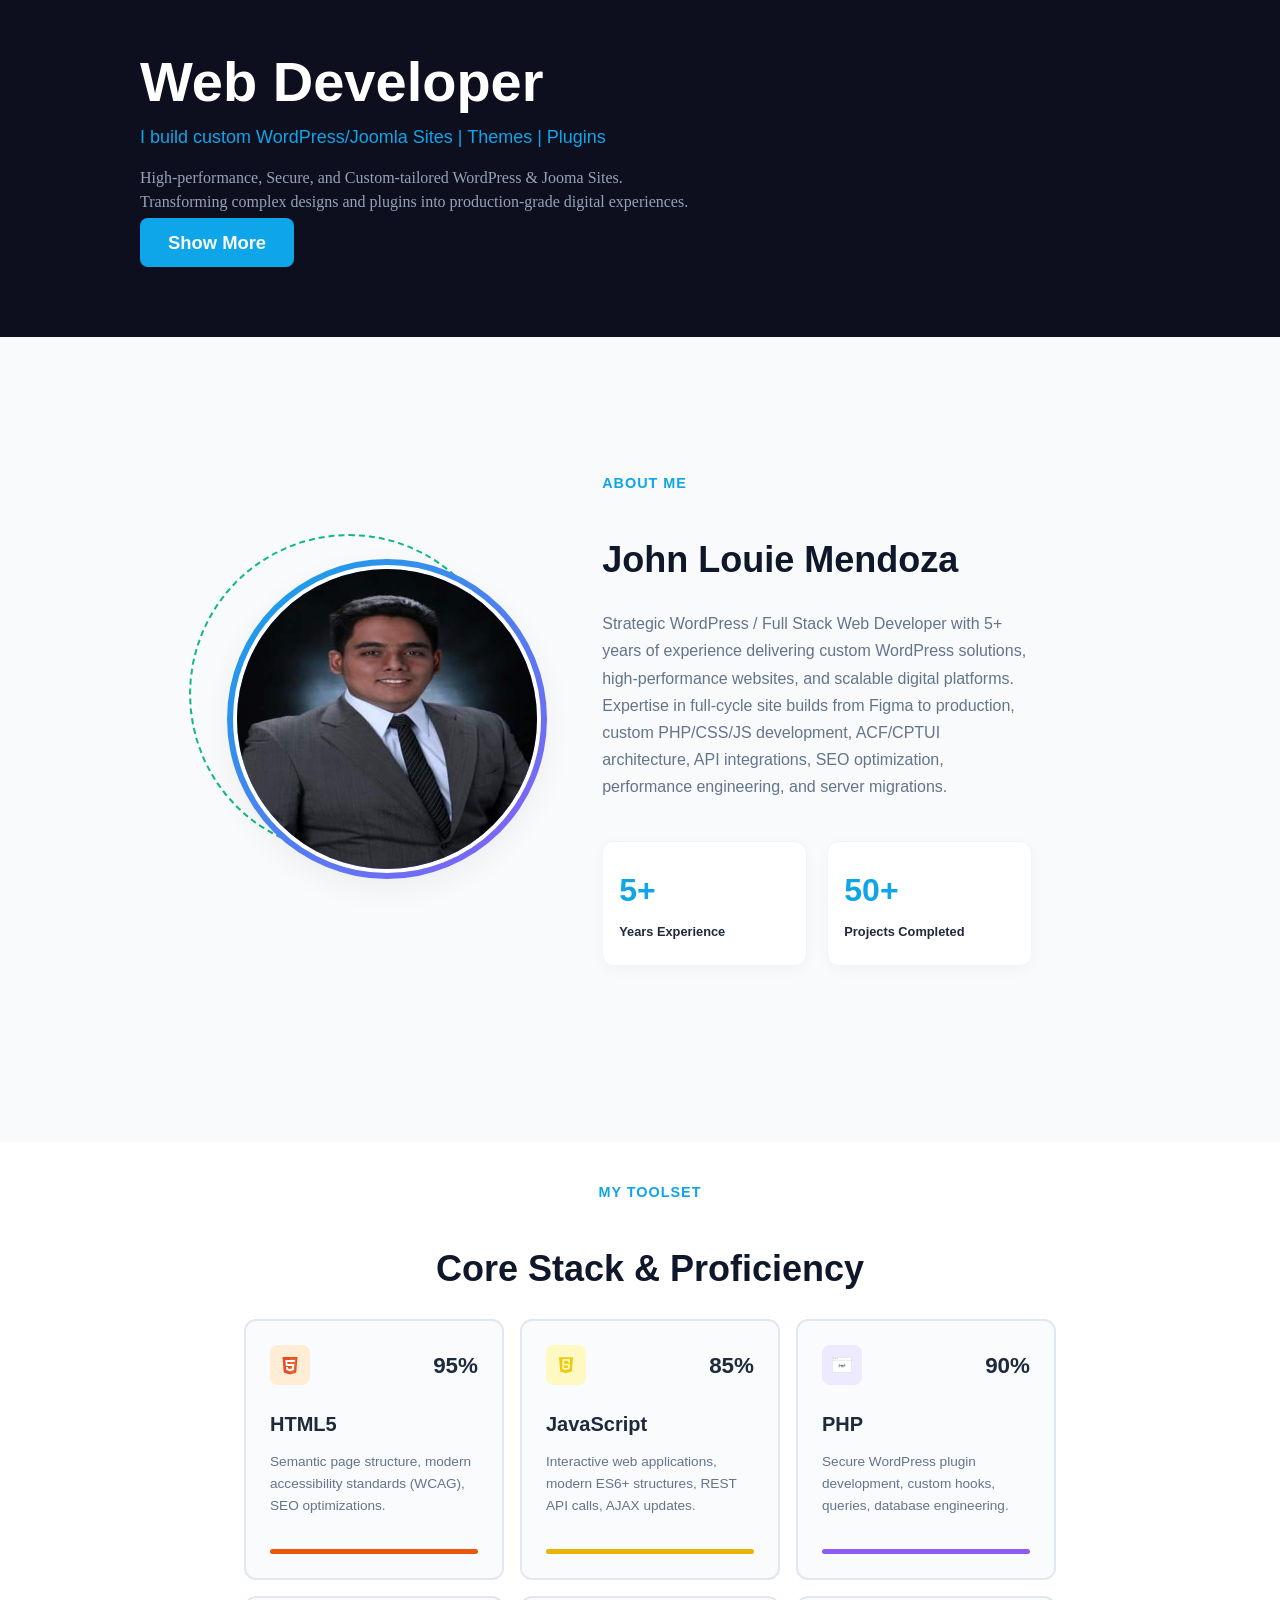
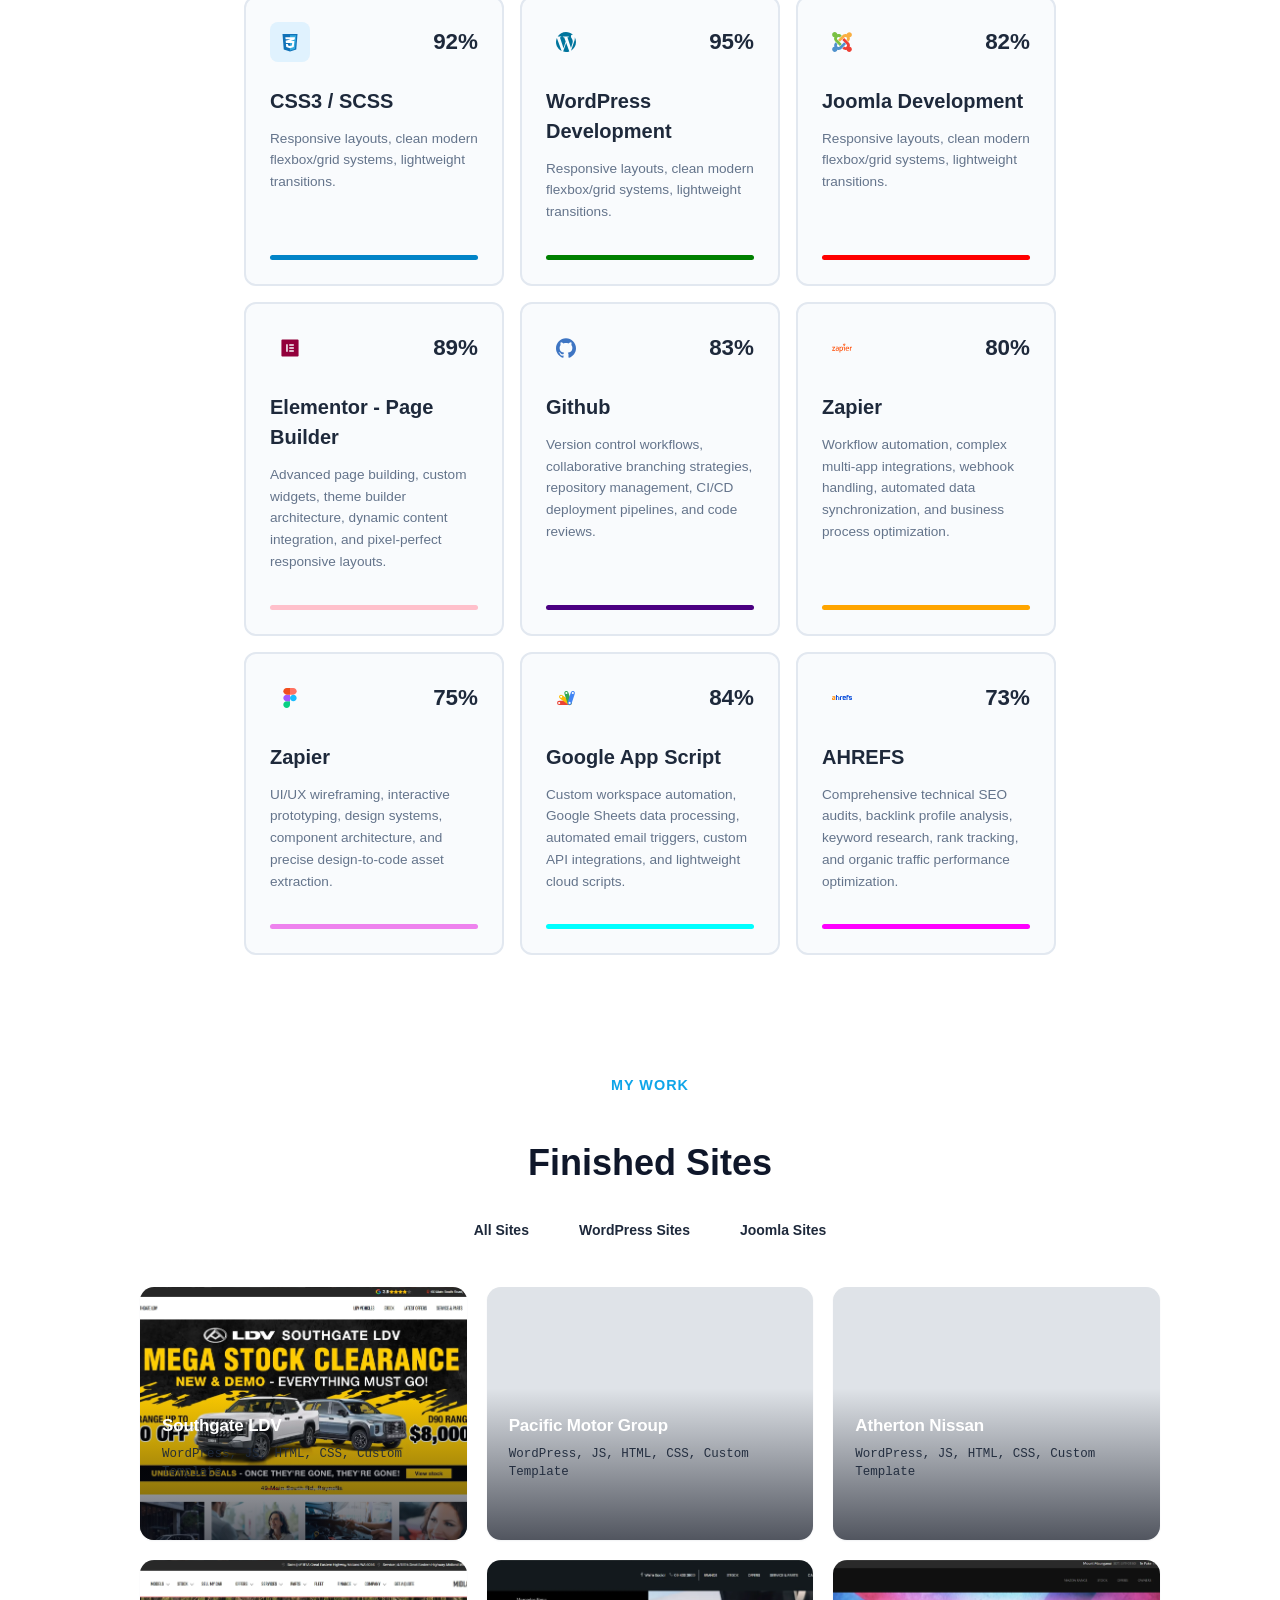
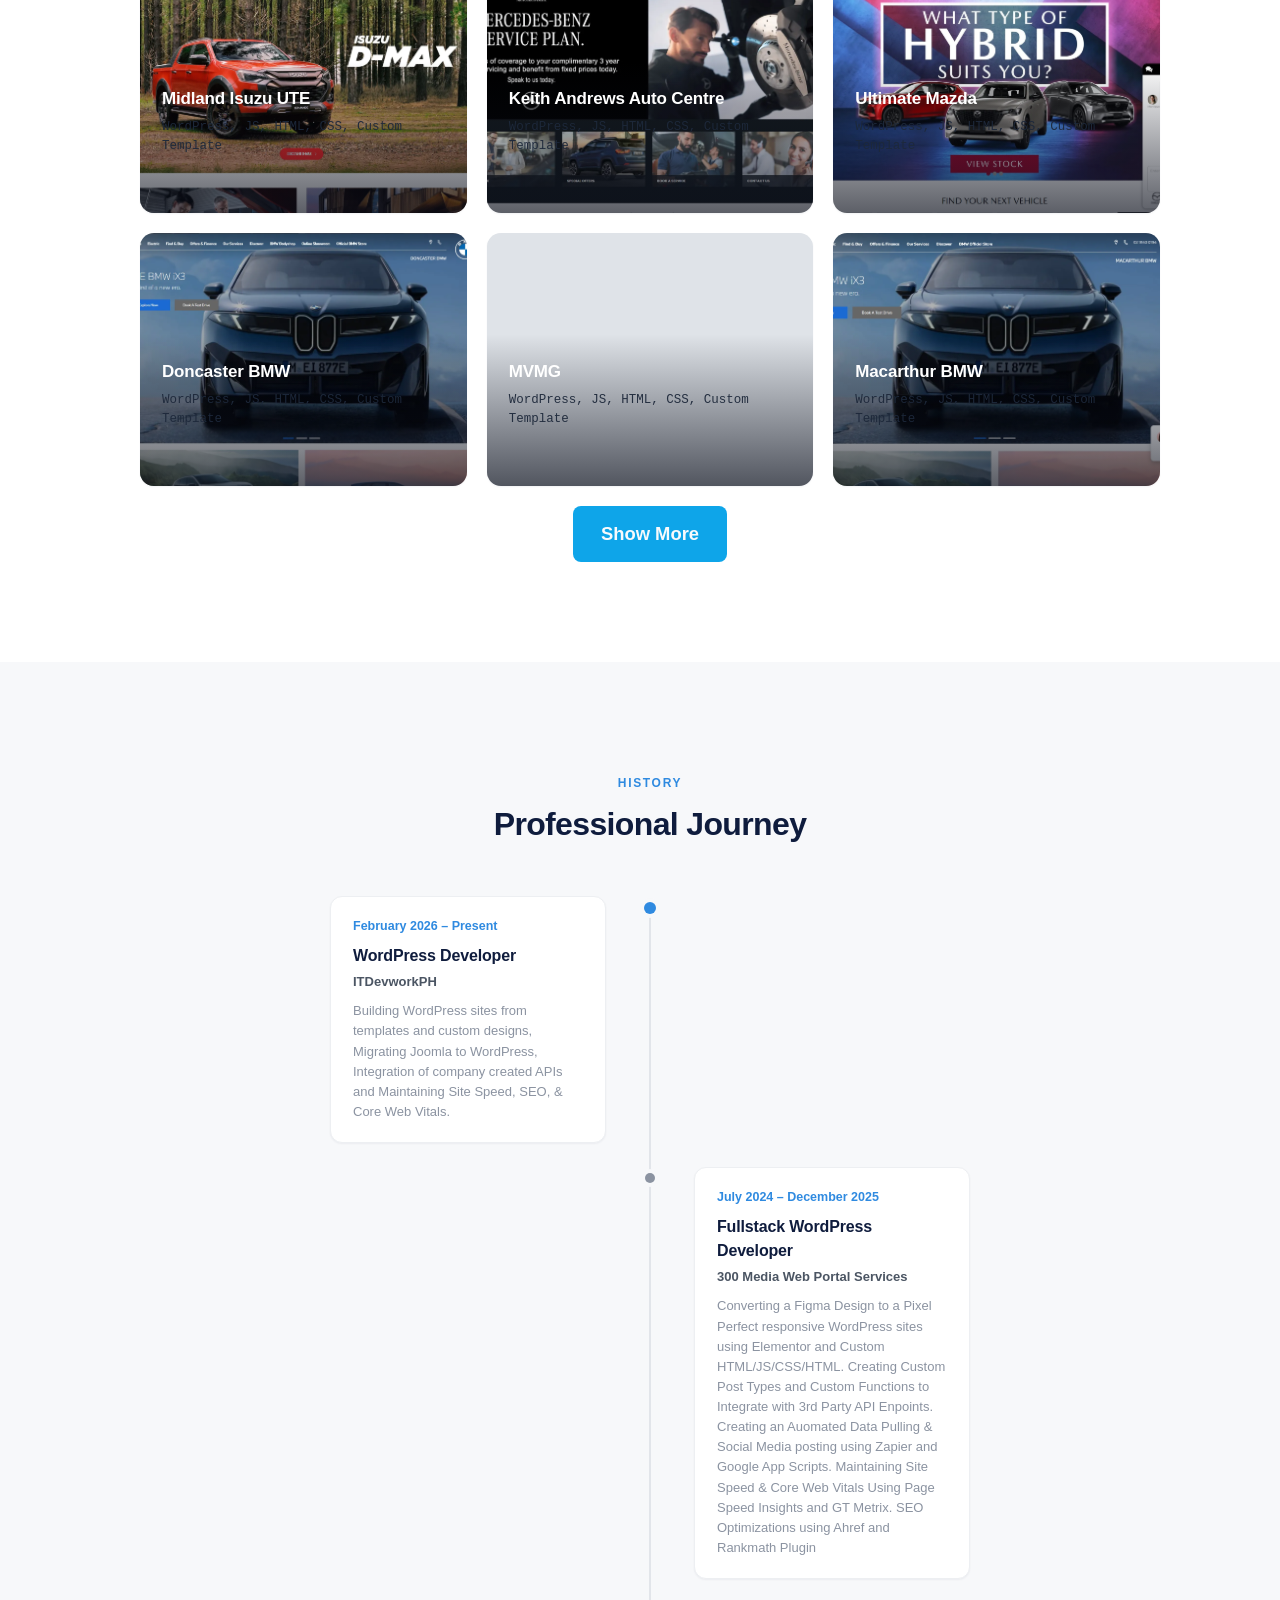
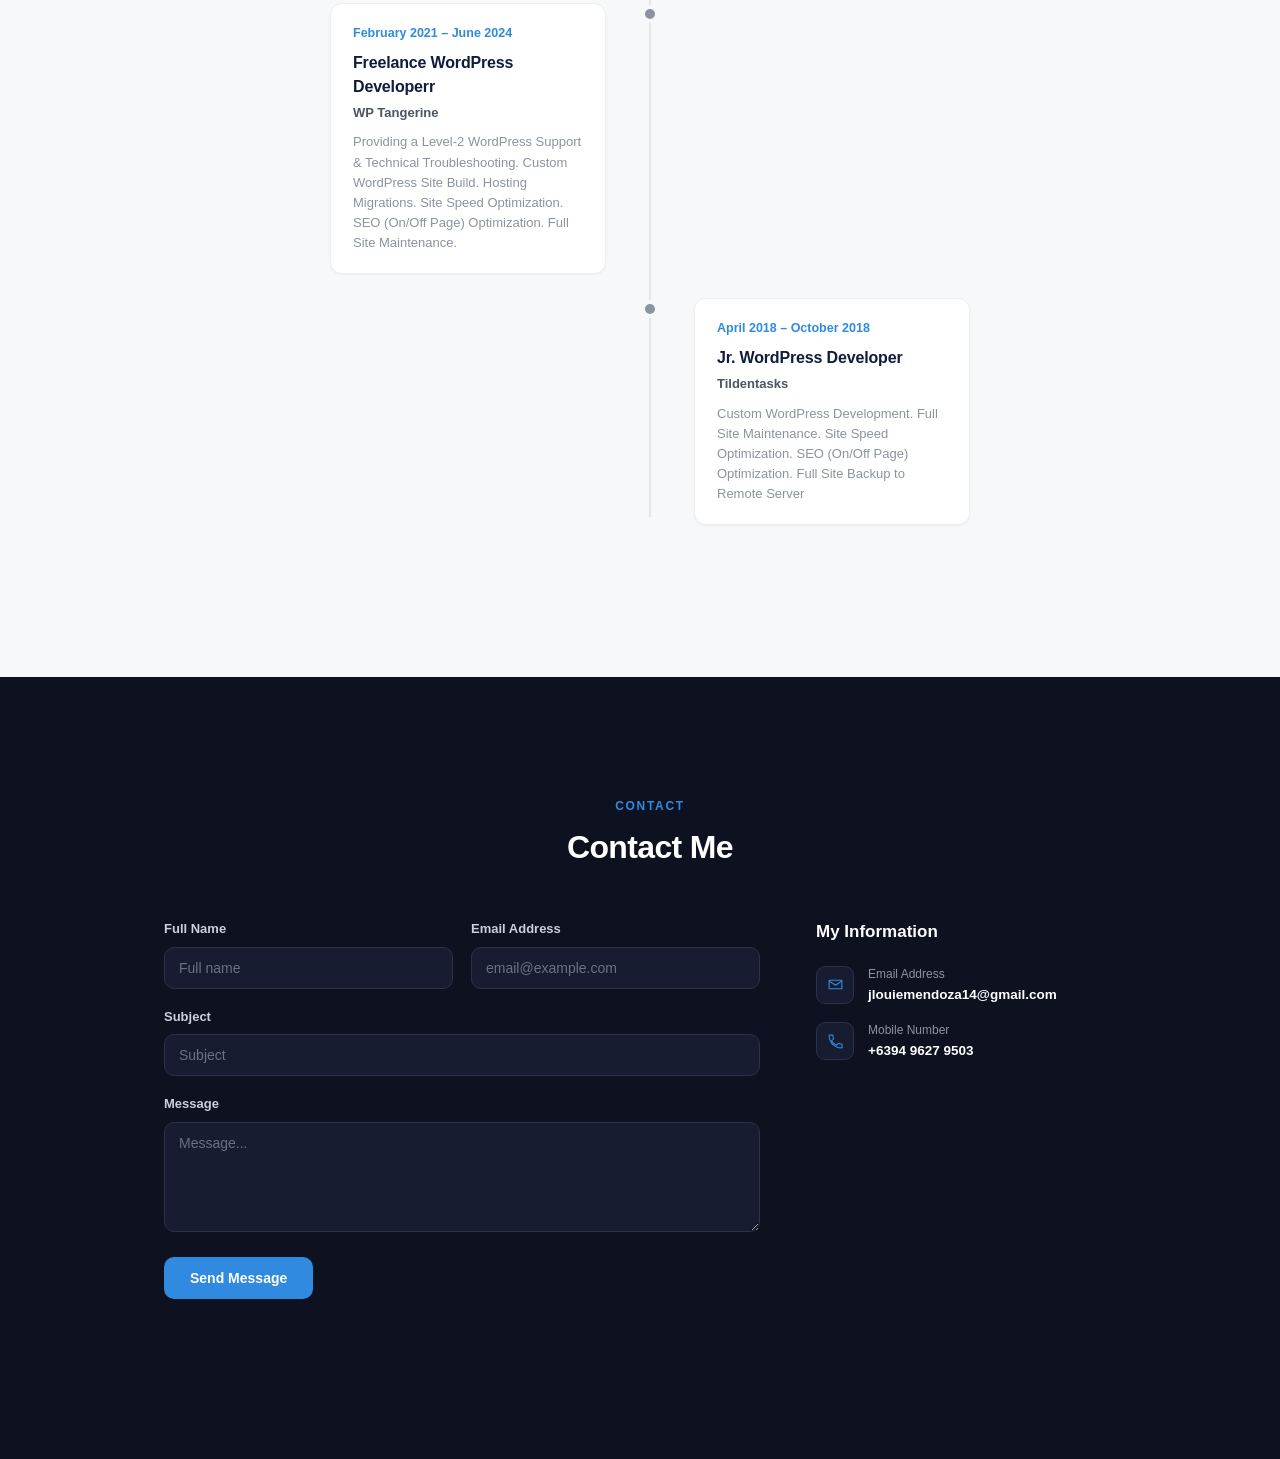
<file: index.html>
<!DOCTYPE html>
<html lang="en">
<head>
  <meta charset="UTF-8">
  <meta name="viewport" content="width=device-width, initial-scale=1.0">
  <title>John Louie Mendoza - Web Developer</title>
  <!-- Add your CSS stylesheets here -->
  <link rel="stylesheet" href="assets/css/styles.css">
</head>
<body>

<main>
<section class ="hero-banner">
	<div class="wrapper">
		<div class="sml-wrapper">
			<h2 class="heading">Web Developer</h2>
			<h3 class="subheading">I build custom WordPress/Joomla Sites | Themes | Plugins</h3>
			<p class="hero-text">High-performance, Secure, and Custom-tailored WordPress & Jooma Sites. Transforming complex designs and plugins into production-grade digital experiences.</p>
			<a href="/portfolio/portfolio.html" class="btn-portfolio">Show More</a>
		</div>
	</div>
</section>

<section class="about-me">
	<div class="about-wrapper">
		<div class="wrapper-2cols">

			<div class="row1">
				<div class="image-wrapper">
					<div class="dotted-circle parallax-element"></div>
					<div class="gradient-ring">
						<img loading="lazy" src="assets/images/image.png" alt="John Louie Mendoza" width="640" height="450" class="profile-img">
					</div>
				</div>
			</div>

			<div class="row2">
				<h3 class="h3-heading">ABOUT ME</h3>
				<h2 class="h2-heading">John Louie Mendoza</h2>
				<p class="text">Strategic WordPress / Full Stack Web Developer with 5+ years of experience delivering custom WordPress solutions, high-performance websites, and scalable digital platforms. Expertise in full-cycle site builds from Figma to production, custom PHP/CSS/JS development, ACF/CPTUI architecture, API integrations, SEO optimization, performance engineering, and server migrations.</p>

				<div class="inner-cols">
					<div class="stat-box">
						<h3 class="inter-heading">5+</h3>
						<p class="inter-para">Years Experience</p>
					</div>

					<div class="stat-box">
						<h3 class="inter-heading">50+</h3>
						<p class="inter-para">Projects Completed</p>
					</div>
				</div>
			</div>

		</div>
	</div>
</section>

<section class="toolset">
	<div class="wrapper">
		<h3 class="h3-heading">My Toolset</h3>
		<h2 class="h2-heading">Core Stack & Proficiency</h2>

		<div class="skills-container">
			<!-- HTML5 Card -->
			<div class="skill-card html-card">
				<div class="card-header">
					<div class="icon-box">
						<img loading="lazy" src="assets/images/Icons/html.svg" alt="HTML">
					</div>
					<div class="percentage">95%</div>
				</div>
				<h3 class="skill-title">HTML5</h3>
				<p class="skill-desc">Semantic page structure, modern accessibility standards (WCAG), SEO optimizations.</p>
				<div class="progress-bar"></div>
			</div>

			<!-- JavaScript Card -->
			<div class="skill-card js-card">
				<div class="card-header">
					<div class="icon-box">
						<img loading="lazy" src="assets/images/Icons/javascript.svg" alt="Javascript">
					</div>
					<div class="percentage">85%</div>
				</div>
				<h3 class="skill-title">JavaScript</h3>
				<p class="skill-desc">Interactive web applications, modern ES6+ structures, REST API calls, AJAX updates.</p>
				<div class="progress-bar"></div>
			</div>

			<!-- PHP Card -->
			<div class="skill-card php-card">
				<div class="card-header">
					<div class="icon-box">
						<img loading="lazy" src="assets/images/Icons/php.svg" alt="PHP">
					</div>
					<div class="percentage">90%</div>
				</div>
				<h3 class="skill-title">PHP</h3>
				<p class="skill-desc">Secure WordPress plugin development, custom hooks, queries, database engineering.</p>
				<div class="progress-bar"></div>
			</div>

			<!-- CSS3 / SCSS Card -->
			<div class="skill-card css-card">
				<div class="card-header">
					<div class="icon-box">
						<img loading="lazy" src="assets/images/Icons/css.svg" alt="CSS">
					</div>
					<div class="percentage">92%</div>
				</div>
				<h3 class="skill-title">CSS3 / SCSS</h3>
				<p class="skill-desc">Responsive layouts, clean modern flexbox/grid systems, lightweight transitions.</p>
				<div class="progress-bar"></div>
			</div>

			<!-- WordPress  Card -->
			<div class="skill-card wp-card">
				<div class="card-header">
					<div class="icon-box">
						<img loading="lazy" src="assets/images/Icons/wordpress.svg" alt="WORDPRESS">
					</div>
					<div class="percentage">95%</div>
				</div>
				<h3 class="skill-title">WordPress Development</h3>
				<p class="skill-desc">Responsive layouts, clean modern flexbox/grid systems, lightweight transitions.</p>
				<div class="progress-bar"></div>
			</div>

			<!-- Joomla Card -->
			<div class="skill-card joomla-card">
				<div class="card-header">
					<div class="icon-box">
						<img loading="lazy" src="assets/images/Icons/joomla.svg" alt="JOOMLA">
					</div>
					<div class="percentage">82%</div>
				</div>
				<h3 class="skill-title">Joomla Development</h3>
				<p class="skill-desc">Responsive layouts, clean modern flexbox/grid systems, lightweight transitions.</p>
				<div class="progress-bar"></div>
			</div>

			<!-- Elementor Card -->
			<div class="skill-card elementor-card">
				<div class="card-header">
					<div class="icon-box">
						<img loading="lazy" src="assets/images/Icons/elementor.svg" alt="ELEMENTOR">
					</div>
					<div class="percentage">89%</div>
				</div>
				<h3 class="skill-title">Elementor - Page Builder</h3>
				<p class="skill-desc">Advanced page building, custom widgets, theme builder architecture, dynamic content integration, and pixel-perfect responsive layouts.</p>
				<div class="progress-bar"></div>
			</div>

			<!-- Github Card -->
			<div class="skill-card github-card">
				<div class="card-header">
					<div class="icon-box">
						<img loading="lazy" src="assets/images/Icons/github.svg" alt="GITHUB">
					</div>
					<div class="percentage">83%</div>
				</div>
				<h3 class="skill-title">Github</h3>
				<p class="skill-desc">Version control workflows, collaborative branching strategies, repository management, CI/CD deployment pipelines, and code reviews.</p>
				<div class="progress-bar"></div>
			</div>

			<!-- Zapier Card -->
			<div class="skill-card zapier-card">
				<div class="card-header">
					<div class="icon-box">
						<img loading="lazy" src="assets/images/Icons/zapier.svg" alt="ZAPIER">
					</div>
					<div class="percentage">80%</div>
				</div>
				<h3 class="skill-title">Zapier</h3>
				<p class="skill-desc">Workflow automation, complex multi-app integrations, webhook handling, automated data synchronization, and business process optimization.</p>
				<div class="progress-bar"></div>
			</div>

			<!-- Figma Card -->
			<div class="skill-card figma-card">
				<div class="card-header">
					<div class="icon-box">
						<img loading="lazy" src="assets/images/Icons/figma.svg" alt="FIGMA">
					</div>
					<div class="percentage">75%</div>
				</div>
				<h3 class="skill-title">Zapier</h3>
				<p class="skill-desc">UI/UX wireframing, interactive prototyping, design systems, component architecture, and precise design-to-code asset extraction.</p>
				<div class="progress-bar"></div>
			</div>

			<!-- GAS Card -->
			<div class="skill-card gas-card">
				<div class="card-header">
					<div class="icon-box">
						<img loading="lazy" src="assets/images/Icons/gas.svg" alt="GAS">
					</div>
					<div class="percentage">84%</div>
				</div>
				<h3 class="skill-title">Google App Script</h3>
				<p class="skill-desc">Custom workspace automation, Google Sheets data processing, automated email triggers, custom API integrations, and lightweight cloud scripts.</p>
				<div class="progress-bar"></div>
			</div>

			<!-- AHREFS Card -->
			<div class="skill-card ahrefs-card">
				<div class="card-header">
					<div class="icon-box">
						<img loading="lazy" src="assets/images/Icons/ahrefs.svg" alt="AHREFS">
					</div>
					<div class="percentage">73%</div>
				</div>
				<h3 class="skill-title">AHREFS</h3>
				<p class="skill-desc">Comprehensive technical SEO audits, backlink profile analysis, keyword research, rank tracking, and organic traffic performance optimization.</p>
				<div class="progress-bar"></div>
			</div>
		</div>

	</div>
</section>

<!--<section class="services">
<div class="wrapper">
<h3 class="h3-heading">Expertise</h3>
<h2 class="h2-heading">Services Offered</h2>
<p class="text">Engineered solutions mapped precisely to modern web objectives.</p>

<div class="skills-container">
<!-- Theme Development Card 
<div class="skill-card html-card">
<div class="card-header">
<div class="icon-box">
<img loading="lazy" src="/wp-content/uploads/2026/08/theme.svg" alt="HTML">
</div>
</div>
<h3 class="skill-title">Theme Development</h3>
<p class="skill-desc">Custom, performant FSE block themes with seamless Sydney Theme integrations.</p>
<div class="progress-bar"></div>
</div>

<!-- Plugin Development Card 
<div class="skill-card js-card">
<div class="card-header">
<div class="icon-box">
<img loading="lazy" src="/wp-content/uploads/2026/08/plugin.svg" alt="Javascript">
</div>
</div>
<h3 class="skill-title">Plugin Development</h3>
<p class="skill-desc">Bespoke extensions built with secure PHP hooks and clean structured logic.</p>
<div class="progress-bar"></div>
</div>

<!-- WooCommerce Card 
<div class="skill-card php-card">
<div class="card-header">
<div class="icon-box">
<img loading="lazy" src="/wp-content/uploads/2026/08/woocommerce.svg" alt="PHP">
</div>
</div>
<h3 class="skill-title">WooCommerce</h3>
<p class="skill-desc">End-to-end commerce development, custom checkout flows, and payment API integrations.</p>
<div class="progress-bar"></div>
</div>

<!-- Sitespeed Card 
<div class="skill-card css-card">
<div class="card-header">
<div class="icon-box">
<img loading="lazy" src="/wp-content/uploads/2026/08/sitespeed.svg" alt="CSS">
</div>
</div>
<h3 class="skill-title">Sitespeed Optimization</h3>
<p class="skill-desc">Clean codebase cleanup, static assets strategy, high-speed caching rules.</p>
<div class="progress-bar"></div>
</div>
</div>

</div>
</section> -->

<section class="projects">
	<div class="wrapper">
		<h3 class="h3-heading">My Work</h3>
		<h2 class="h2-heading">Finished Sites</h2>

		<div class="card-container">
			<div class="rp-filters" role="tablist" aria-label="Filter projects">
	<button class="rp-filter is-active" data-filter="all" role="tab" aria-selected="true">All Sites</button>
	<button class="rp-filter" data-filter="wordpress" role="tab" aria-selected="false">WordPress Sites</button>
	<button class="rp-filter" data-filter="joomla" role="tab" aria-selected="false">Joomla Sites</button>
</div>

<div class="rp-grid">	
	<a href="https://h20carvaleting.com/" class="rp-card" data-category="wordpress" style="background-image:url('assets/images/uploads/h20.webp');">
		<span class="rp-card-scrim"></span>
		<div class="rp-card-body">
			<h3 class="rp-card-title">Great Food Expo</h3>
			<p class="rp-card-tags">WordPress, Elementor</p>
			<span class="rp-card-link">Visit Site →</span>
		</div>
	</a>

	<a href="https://coverspick.com/" class="rp-card" data-category="wordpress" style="background-image:url('assets/images/uploads/coverspick.webp');">
		<span class="rp-card-scrim"></span>
		<div class="rp-card-body">
			<h3 class="rp-card-title">Coverspick</h3>
			<p class="rp-card-tags">WordPress, PHP, CSS, HTML, Elementor</p>
			<span class="rp-card-link">Visit Site →</span>
		</div>
	</a>

	
	<a href="https://greatfoodexpo.com/" class="rp-card" data-category="wordpress" style="background-image:url('assets/images/uploads/foodexpo.webp');">
		<span class="rp-card-scrim"></span>
		<div class="rp-card-body">
			<h3 class="rp-card-title">Great Food Expo</h3>
			<p class="rp-card-tags">WordPress, Elementor</p>
			<span class="rp-card-link">Visit Site →</span>
		</div>
	</a>

	<a href="https://allsportsanalytics.com/" class="rp-card" data-category="wordpress" style="background-image:url('https://image.thum.io/get/width/1200/https://allsportsanalytics.com/');">
		<span class="rp-card-scrim"></span>
		<div class="rp-card-body">
			<h3 class="rp-card-title">All Sports Analytics</h3>
			<p class="rp-card-tags">WordPress, JS, HTML, CSS, Elementor</p>
			<span class="rp-card-link">Visit Site →</span>
		</div>
	</a>

	<a href="https://southernautos.co.nz" class="rp-card" data-category="wordpress" style="background-image:url('https://image.thum.io/get/width/1200/https://southernautos.co.nz/');">
		<span class="rp-card-scrim"></span>
		<div class="rp-card-body">
			<h3 class="rp-card-title">Southern Autos</h3>
			<p class="rp-card-tags">WordPress, JS, HTML, CSS, Custom Template</p>
			<span class="rp-card-link">Visit Site →</span>
		</div>
	</a>

	<a href="https://parramattajlr.com.au/" class="rp-card" data-category="wordpress" style="background-image:url('https://image.thum.io/get/width/1200/https://parramattajlr.com.au/');">
		<span class="rp-card-scrim"></span>
		<div class="rp-card-body">
			<h3 class="rp-card-title">Parramatta Land Rover</h3>
			<p class="rp-card-tags">WordPress, JS, HTML, CSS, Custom Template</p>
			<span class="rp-card-link">Visit Site →</span>
		</div>
	</a>

	<a href="https://www.volkswagen.denlo.com.au/" class="rp-card" data-category="wordpress" style="background-image:url('assets/images/uploads/denlo.webp');">
		<span class="rp-card-scrim"></span>
		<div class="rp-card-body">
			<h3 class="rp-card-title">Denlo Volkswagen</h3>
			<p class="rp-card-tags">WordPress, JS, HTML, CSS, Custom Template</p>
			<span class="rp-card-link">Visit Site →</span>
		</div>
	</a>

	<a href="https://www.southgateldv.com.au/" class="rp-card" data-category="wordpress" style="background-image:url('assets/images/uploads/southgate.webp');">
		<span class="rp-card-scrim"></span>
		<div class="rp-card-body">
			<h3 class="rp-card-title">Southgate LDV</h3>
			<p class="rp-card-tags">WordPress, JS, HTML, CSS, Custom Template</p>
			<span class="rp-card-link">Visit Site →</span>
		</div>
	</a>

	<a href="https://www.fairview.co.nz/" class="rp-card" data-category="wordpress" style="background-image:url('https://image.thum.io/get/width/1200/https://www.fairview.co.nz/');">
		<span class="rp-card-scrim"></span>
		<div class="rp-card-body">
			<h3 class="rp-card-title">Fairview</h3>
			<p class="rp-card-tags">WordPress, JS, HTML, CSS, Custom Template</p>
			<span class="rp-card-link">Visit Site →</span>
		</div>
	</a>

	<a href="https://www.altovolkswagennorthshore.com.au/" class="rp-card" data-category="wordpress" style="background-image:url('assets/images/uploads/altovolkswagen.webp');">
		<span class="rp-card-scrim"></span>
		<div class="rp-card-body">
			<h3 class="rp-card-title">Alto Volkswagen North Shore</h3>
			<p class="rp-card-tags">WordPress, JS, HTML, CSS, Custom Template</p>
			<span class="rp-card-link">Visit Site →</span>
		</div>
	</a>

	<a href="https://www.etheridgeford.com.au/" class="rp-card" data-category="wordpress" style="background-image:url('https://image.thum.io/get/width/1200/https://www.etheridgeford.com.au/');">
		<span class="rp-card-scrim"></span>
		<div class="rp-card-body">
			<h3 class="rp-card-title">Etheridge Ford</h3>
			<p class="rp-card-tags">WordPress, JS, HTML, CSS, Custom Template</p>
			<span class="rp-card-link">Visit Site →</span>
		</div>
	</a>

	<a href="https://pacificmotorgroup.co.nz/" class="rp-card" data-category="wordpress" style="background-image:url('https://image.thum.io/get/width/1200/https://pacificmotorgroup.co.nz/');">
		<span class="rp-card-scrim"></span>
		<div class="rp-card-body">
			<h3 class="rp-card-title">Pacific Motor Group</h3>
			<p class="rp-card-tags">WordPress, JS, HTML, CSS, Custom Template</p>
			<span class="rp-card-link">Visit Site →</span>
		</div>
	</a>

	<a href="https://www.cricks.com.au/" class="rp-card" data-category="wordpress" style="background-image:url('assets/images/uploads/cricks.webp');">
		<span class="rp-card-scrim"></span>
		<div class="rp-card-body">
			<h3 class="rp-card-title">Cricks</h3>
			<p class="rp-card-tags">WordPress, JS, HTML, CSS, Custom Template</p>
			<span class="rp-card-link">Visit Site →</span>
		</div>
	</a>
	<a href="https://cessnockmitsubishi.com.au/" class="rp-card" data-category="wordpress" style="background-image:url('assets/images/uploads/cessnock.webp');">
		<span class="rp-card-scrim"></span>
		<div class="rp-card-body">
			<h3 class="rp-card-title">Cessnock Mitsubishi</h3>
			<p class="rp-card-tags">WordPress, JS, HTML, CSS, Custom Template</p>
			<span class="rp-card-link">Visit Site →</span>
		</div>
	</a>
	<a href="https://www.altomitsubishipennanthills.com.au/" class="rp-card" data-category="wordpress" style="background-image:url('https://image.thum.io/get/width/1200/https://www.altomitsubishipennanthills.com.au/');">
		<span class="rp-card-scrim"></span>
		<div class="rp-card-body">
			<h3 class="rp-card-title">Alto Mitsubishi Pennant Hills</h3>
			<p class="rp-card-tags">WordPress, JS, HTML, CSS, Custom Template</p>
			<span class="rp-card-link">Visit Site →</span>
		</div>
	</a>
	<a href="https://kiddomodajaecoo.co.nz/" class="rp-card" data-category="wordpress" style="background-image:url('assets/images/uploads/kiddo.webp');">
		<span class="rp-card-scrim"></span>
		<div class="rp-card-body">
			<h3 class="rp-card-title">Kiddo Mazda / Jaecoo</h3>
			<p class="rp-card-tags">WordPress, JS, HTML, CSS, Custom Template</p>
			<span class="rp-card-link">Visit Site →</span>
		</div>
	</a>
	<a href="https://www.athertonnissan.com.au/" class="rp-card" data-category="wordpress" style="background-image:url('https://image.thum.io/get/width/1200/https://www.athertonnissan.com.au/');">
		<span class="rp-card-scrim"></span>
		<div class="rp-card-body">
			<h3 class="rp-card-title">Atherton Nissan</h3>
			<p class="rp-card-tags">WordPress, JS, HTML, CSS, Custom Template</p>
			<span class="rp-card-link">Visit Site →</span>
		</div>
	</a>
	<a href="https://city-mazda.com.au/" class="rp-card" data-category="wordpress" style="background-image:url('https://image.thum.io/get/width/1200/https://city-mazda.com.au/');">
		<span class="rp-card-scrim"></span>
		<div class="rp-card-body">
			<h3 class="rp-card-title">City Mazda</h3>
			<p class="rp-card-tags">WordPress, JS, HTML, CSS, Custom Template</p>
			<span class="rp-card-link">Visit Site →</span>
		</div>
	</a>
	<a href="https://www.cheryroxburghpark.com.au/" class="rp-card" data-category="wordpress" style="background-image:url('assets/images/uploads/chery.webp');">
		<span class="rp-card-scrim"></span>
		<div class="rp-card-body">
			<h3 class="rp-card-title">Chery Roxburgh Park</h3>
			<p class="rp-card-tags">WordPress, JS, HTML, CSS, Custom Template</p>
			<span class="rp-card-link">Visit Site →</span>
		</div>
	</a>
	<a href="https://www.midlandisuzuute.com.au/" class="rp-card" data-category="wordpress" style="background-image:url('assets/images/uploads/midland.webp');">
		<span class="rp-card-scrim"></span>
		<div class="rp-card-body">
			<h3 class="rp-card-title">Midland Isuzu UTE</h3>
			<p class="rp-card-tags">WordPress, JS, HTML, CSS, Custom Template</p>
			<span class="rp-card-link">Visit Site →</span>
		</div>
	</a>
	<a href="https://www.mantellonissan.com.au/" class="rp-card" data-category="wordpress" style="background-image:url('assets/images/uploads/mantello.webp');">
		<span class="rp-card-scrim"></span>
		<div class="rp-card-body">
			<h3 class="rp-card-title">Mantello Nissan</h3>
			<p class="rp-card-tags">WordPress, JS, HTML, CSS, Custom Template</p>
			<span class="rp-card-link">Visit Site →</span>
		</div>
	</a>
	<a href="https://www.triumphessendon.com.au/" class="rp-card" data-category="wordpress" style="background-image:url('assets/images/uploads/triumph.webp');">
		<span class="rp-card-scrim"></span>
		<div class="rp-card-body">
			<h3 class="rp-card-title">Triumph Essendon</h3>
			<p class="rp-card-tags">WordPress, JS, HTML, CSS, Custom Template</p>
			<span class="rp-card-link">Visit Site →</span>
		</div>
	</a>
	<a href="https://www.keithandrewsautocentre.co.nz/" class="rp-card" data-category="wordpress" style="background-image:url('assets/images/uploads/keith.webp');">
		<span class="rp-card-scrim"></span>
		<div class="rp-card-body">
			<h3 class="rp-card-title">Keith Andrews Auto Centre</h3>
			<p class="rp-card-tags">WordPress, JS, HTML, CSS, Custom Template</p>
			<span class="rp-card-link">Visit Site →</span>
		</div>
	</a>
	<a href="https://www.prestonmazda.com.au/" class="rp-card" data-category="wordpress" style="background-image:url('assets/images/uploads/preston.webp');">
		<span class="rp-card-scrim"></span>
		<div class="rp-card-body">
			<h3 class="rp-card-title">Preston Mazda</h3>
			<p class="rp-card-tags">WordPress, JS, HTML, CSS, Custom Template</p>
			<span class="rp-card-link">Visit Site →</span>
		</div>
	</a>
	<a href="https://southaucklandmazda.co.nz/" class="rp-card" data-category="wordpress" style="background-image:url('https://image.thum.io/get/width/1200/https://southaucklandmazda.co.nz/');">
		<span class="rp-card-scrim"></span>
		<div class="rp-card-body">
			<h3 class="rp-card-title">South Auckland Mazda</h3>
			<p class="rp-card-tags">WordPress, JS, HTML, CSS, Custom Template</p>
			<span class="rp-card-link">Visit Site →</span>
		</div>
	</a>
	<a href="https://www.subarudubbo.com.au/" class="rp-card" data-category="wordpress" style="background-image:url('https://image.thum.io/get/width/1200/https://www.subarudubbo.com.au/');">
		<span class="rp-card-scrim"></span>
		<div class="rp-card-body">
			<h3 class="rp-card-title">Subaru Dubbo</h3>
			<p class="rp-card-tags">WordPress, JS, HTML, CSS, Custom Template</p>
			<span class="rp-card-link">Visit Site →</span>
		</div>
	</a>
	<a href="https://ultimatemazda.co.nz/" class="rp-card" data-category="wordpress" style="background-image:url('assets/images/uploads/ultimate.webp');">
		<span class="rp-card-scrim"></span>
		<div class="rp-card-body">
			<h3 class="rp-card-title">Ultimate Mazda</h3>
			<p class="rp-card-tags">WordPress, JS, HTML, CSS, Custom Template</p>
			<span class="rp-card-link">Visit Site →</span>
		</div>
	</a>
	<a href="https://www.fairviewmazda.co.nz/" class="rp-card" data-category="wordpress" style="background-image:url('https://image.thum.io/get/width/1200/https://www.fairviewmazda.co.nz/');">
		<span class="rp-card-scrim"></span>
		<div class="rp-card-body">
			<h3 class="rp-card-title">Fairview Mazda</h3>
			<p class="rp-card-tags">WordPress, JS, HTML, CSS, Custom Template</p>
			<span class="rp-card-link">Visit Site →</span>
		</div>
	</a>
	<a href="https://teal-caterpillar-274050.hostingersite.com/" class="rp-card" data-category="wordpress" style="background-image:url('https://image.thum.io/get/width/1200/https://teal-caterpillar-274050.hostingersite.com/');">
		<span class="rp-card-scrim"></span>
		<div class="rp-card-body">
			<h3 class="rp-card-title">Valley Eyewear</h3>
			<p class="rp-card-tags">WordPress, JS, HTML, CSS, Custom Template</p>
			<span class="rp-card-link">Visit Site →</span>
		</div>
	</a>

	<!-- Joomla Sites -->
	<a href="https://www.morningtonbmw.com.au/" class="rp-card" data-category="joomla" style="background-image:url('assets/images/uploads/mornington.webp');">
		<span class="rp-card-scrim"></span>
		<div class="rp-card-body">
			<h3 class="rp-card-title">Mornington BMW</h3>
			<p class="rp-card-tags">WordPress, JS, HTML, CSS, Custom Template</p>
			<span class="rp-card-link">Visit Site →</span>
		</div>
	</a>
	<a href="https://www.glenelgbmw.com.au/" class="rp-card" data-category="joomla" style="background-image:url('assets/images/uploads/glenlg.webp');">
		<span class="rp-card-scrim"></span>
		<div class="rp-card-body">
			<h3 class="rp-card-title">Glenelg BMW</h3>
			<p class="rp-card-tags">WordPress, JS, HTML, CSS, Custom Template</p>
			<span class="rp-card-link">Visit Site →</span>
		</div>
	</a>
	<a href="https://pacificmazda.co.nz/" class="rp-card" data-category="joomla" style="background-image:url('https://image.thum.io/get/width/1200/https://pacificmazda.co.nz/');">
		<span class="rp-card-scrim"></span>
		<div class="rp-card-body">
			<h3 class="rp-card-title">Pacific Mazda</h3>
			<p class="rp-card-tags">WordPress, JS, HTML, CSS, Custom Template</p>
			<span class="rp-card-link">Visit Site →</span>
		</div>
	</a>
	<a href="https://www.hornsbybmw.com.au/" class="rp-card" data-category="wordpress" style="background-image:url('assets/images/uploads/hornsby.webp');">
		<span class="rp-card-scrim"></span>
		<div class="rp-card-body">
			<h3 class="rp-card-title">Hornsby BMW</h3>
			<p class="rp-card-tags">WordPress, JS, HTML, CSS, Custom Template</p>
			<span class="rp-card-link">Visit Site →</span>
		</div>
	</a>
	<a href="https://www.wakelingautomotive.com.au/" class="rp-card" data-category="joomla" style="background-image:url('https://image.thum.io/get/width/1200/https://www.wakelingautomotive.com.au/');">
		<span class="rp-card-scrim"></span>
		<div class="rp-card-body">
			<h3 class="rp-card-title">Wakeling Automotive</h3>
			<p class="rp-card-tags">WordPress, JS, HTML, CSS, Custom Template</p>
			<span class="rp-card-link">Visit Site →</span>
		</div>
	</a>
	<a href="https://www.doncasterbmw.com.au/" class="rp-card" data-category="joomla" style="background-image:url('assets/images/uploads/doncaster.webp');">
		<span class="rp-card-scrim"></span>
		<div class="rp-card-body">
			<h3 class="rp-card-title">Doncaster BMW</h3>
			<p class="rp-card-tags">WordPress, JS, HTML, CSS, Custom Template</p>
			<span class="rp-card-link">Visit Site →</span>
		</div>
	</a>
	<a href="https://www.bmw-autobavaria.com/" class="rp-card" data-category="joomla" style="background-image:url('assets/images/uploads/bavaria.webp');">
		<span class="rp-card-scrim"></span>
		<div class="rp-card-body">
			<h3 class="rp-card-title">Auto Bavaria BMW</h3>
			<p class="rp-card-tags">WordPress, JS, HTML, CSS, Custom Template</p>
			<span class="rp-card-link">Visit Site →</span>
		</div>
	</a>
	<a href="https://www.berwickbmw.com.au/" class="rp-card" data-category="joomla" style="background-image:url('assets/images/uploads/berwick.webp');">
		<span class="rp-card-scrim"></span>
		<div class="rp-card-body">
			<h3 class="rp-card-title">Berwick BMW</h3>
			<p class="rp-card-tags">WordPress, JS, HTML, CSS, Custom Template</p>
			<span class="rp-card-link">Visit Site →</span>
		</div>
	</a>
	<a href="https://www.brightonbmw.com.au/" class="rp-card" data-category="joomla" style="background-image:url('assets/images/uploads/brighton.webp');">
		<span class="rp-card-scrim"></span>
		<div class="rp-card-body">
			<h3 class="rp-card-title">Brighton BMW</h3>
			<p class="rp-card-tags">WordPress, JS, HTML, CSS, Custom Template</p>
			<span class="rp-card-link">Visit Site →</span>
		</div>
	</a>
	<a href="https://www.westsidebmw.com.au/" class="rp-card" data-category="joomla" style="background-image:url('assets/images/uploads/westside.webp');">
		<span class="rp-card-scrim"></span>
		<div class="rp-card-body">
			<h3 class="rp-card-title">Westside BMW</h3>
			<p class="rp-card-tags">WordPress, JS, HTML, CSS, Custom Template</p>
			<span class="rp-card-link">Visit Site →</span>
		</div>
	</a>
	<a href="https://dcmotors.com.au/" class="rp-card" data-category="joomla" style="background-image:url('https://image.thum.io/get/width/1200/https://dcmotors.com.au/');">
		<span class="rp-card-scrim"></span>
		<div class="rp-card-body">
			<h3 class="rp-card-title">DC Motors</h3>
			<p class="rp-card-tags">WordPress, JS, HTML, CSS, Custom Template</p>
			<span class="rp-card-link">Visit Site →</span>
		</div>
	</a>
	<a href="https://rockhamptonautogroup.com.au/" class="rp-card" data-category="joomla" style="background-image:url('https://image.thum.io/get/width/1200/https://rockhamptonautogroup.com.au/');">
		<span class="rp-card-scrim"></span>
		<div class="rp-card-body">
			<h3 class="rp-card-title">Rockhampton Auto Group</h3>
			<p class="rp-card-tags">WordPress, JS, HTML, CSS, Custom Template</p>
			<span class="rp-card-link">Visit Site →</span>
		</div>
	</a>
	<a href="https://www.bydsouthauckland.co.nz/" class="rp-card" data-category="joomla" style="background-image:url('https://image.thum.io/get/width/1200/https://www.bydsouthauckland.co.nz/');">
		<span class="rp-card-scrim"></span>
		<div class="rp-card-body">
			<h3 class="rp-card-title">BYD South Auckland</h3>
			<p class="rp-card-tags">WordPress, JS, HTML, CSS, Custom Template</p>
			<span class="rp-card-link">Visit Site →</span>
		</div>
	</a>
	<a href="https://vonbibra.com.au/" class="rp-card" data-category="joomla" style="background-image:url('https://image.thum.io/get/width/1200/https://vonbibra.com.au/');">
		<span class="rp-card-scrim"></span>
		<div class="rp-card-body">
			<h3 class="rp-card-title">Von Bibra</h3>
			<p class="rp-card-tags">WordPress, JS, HTML, CSS, Custom Template</p>
			<span class="rp-card-link">Visit Site →</span>
		</div>
	</a>
	<a href="https://www.mvmg.com.au/" class="rp-card" data-category="joomla" style="background-image:url('https://image.thum.io/get/width/1200/https://www.mvmg.com.au/');">
		<span class="rp-card-scrim"></span>
		<div class="rp-card-body">
			<h3 class="rp-card-title">MVMG</h3>
			<p class="rp-card-tags">WordPress, JS, HTML, CSS, Custom Template</p>
			<span class="rp-card-link">Visit Site →</span>
		</div>
	</a>
	<a href="https://www.castlehillbmw.com.au/" class="rp-card" data-category="joomla" style="background-image:url('assets/images/uploads/castle.webp');">
		<span class="rp-card-scrim"></span>
		<div class="rp-card-body">
			<h3 class="rp-card-title">Castle Hill BMW</h3>
			<p class="rp-card-tags">WordPress, JS, HTML, CSS, Custom Template</p>
			<span class="rp-card-link">Visit Site →</span>
		</div>
	</a>
	<a href="https://macarthurbmw.com.au/" class="rp-card" data-category="joomla" style="background-image:url('assets/images/uploads/macarthur.webp');">
		<span class="rp-card-scrim"></span>
		<div class="rp-card-body">
			<h3 class="rp-card-title">Macarthur BMW</h3>
			<p class="rp-card-tags">WordPress, JS, HTML, CSS, Custom Template</p>
			<span class="rp-card-link">Visit Site →</span>
		</div>
	</a>
	<a href="https://www.southyarrabmw.com.au/" class="rp-card" data-category="joomla" style="background-image:url('assets/images/uploads/yarra.webp');">
		<span class="rp-card-scrim"></span>
		<div class="rp-card-body">
			<h3 class="rp-card-title">South Yarra BMW</h3>
			<p class="rp-card-tags">WordPress, JS, HTML, CSS, Custom Template</p>
			<span class="rp-card-link">Visit Site →</span>
		</div>
	</a>
	<a href="https://www.melbournebmw.com.au/" class="rp-card" data-category="joomla" style="background-image:url('assets/images/uploads/melbourne.webp');">
		<span class="rp-card-scrim"></span>
		<div class="rp-card-body">
			<h3 class="rp-card-title">Melbourne BMW</h3>
			<p class="rp-card-tags">WordPress, JS, HTML, CSS, Custom Template</p>
			<span class="rp-card-link">Visit Site →</span>
		</div>
	</a>
</div>

<script>
(function(){
  var PAGE_SIZE = 9;

  function initProjectFilters(){
    var filters = document.querySelectorAll('.rp-filter');
    var cards = document.querySelectorAll('.rp-card');
    var showMoreBtn = document.querySelector('.rp-show-more');
    if (!filters.length || !cards.length) return;

    // assign a random, stable sort order once
    cards.forEach(function(card){
      card.dataset.sortKey = Math.random();
    });

    var currentFilter = 'all';
    var visibleCount = PAGE_SIZE;

    function applyDisplay(){
      var matches = [];
      cards.forEach(function(card){
        var isMatch = (currentFilter === 'all' || card.getAttribute('data-category') === currentFilter);
        if (isMatch) matches.push(card);
        card.style.display = 'none';
      });

      matches.sort(function(a, b){
        return parseFloat(a.dataset.sortKey) - parseFloat(b.dataset.sortKey);
      });

      matches.forEach(function(card, i){
        card.style.display = (i < visibleCount) ? '' : 'none';
      });

      if (showMoreBtn){
        showMoreBtn.style.display = (matches.length > visibleCount) ? '' : 'none';
      }
    }

    filters.forEach(function(btn){
      btn.addEventListener('click', function(e){
        e.preventDefault();
        filters.forEach(function(b){
          b.classList.remove('is-active');
          b.setAttribute('aria-selected','false');
        });
        btn.classList.add('is-active');
        btn.setAttribute('aria-selected','true');

        currentFilter = btn.getAttribute('data-filter');
        visibleCount = PAGE_SIZE;
        applyDisplay();
      });
    });

    if (showMoreBtn){
      showMoreBtn.addEventListener('click', function(e){
        e.preventDefault();
        visibleCount += PAGE_SIZE;
        applyDisplay();
      });
    }

    applyDisplay();
  }

  if (document.readyState === 'loading') {
    document.addEventListener('DOMContentLoaded', initProjectFilters);
  } else {
    initProjectFilters();
  }
})();
</script>
		</div>
		<a href="/portfolio/portfolio.html" class="btn-portfolio">Show More</a>
	</div>
</section>

<section class="history">
	<div class="wrapper">

		<div class="pj-header">
			<span class="pj-eyebrow">History</span>
			<h2 class="pj-heading">Professional Journey</h2>
		</div>

		<div class="pj-timeline">

			<div class="pj-item">
				<div class="pj-card">
					<span class="pj-date">February 2026 – Present</span>
					<h3 class="pj-role">WordPress Developer</h3>
					<p class="pj-company">ITDevworkPH</p>
					<p class="pj-desc">Building WordPress sites from templates and custom designs, Migrating Joomla to WordPress, Integration of company created APIs and Maintaining Site Speed, SEO, & Core Web Vitals.</p>
				</div>
				<span class="pj-dot"></span>
				<div class="pj-spacer"></div>
			</div>

			<div class="pj-item">
				<div class="pj-spacer"></div>
				<span class="pj-dot"></span>
				<div class="pj-card">
					<span class="pj-date">July 2024 – December 2025</span>
					<h3 class="pj-role">Fullstack WordPress Developer</h3>
					<p class="pj-company">300 Media Web Portal Services</p>
					<p class="pj-desc">Converting a Figma Design to a Pixel Perfect responsive WordPress sites using Elementor and Custom HTML/JS/CSS/HTML. Creating Custom Post Types and Custom Functions to Integrate with 3rd Party API Enpoints. Creating an Auomated Data Pulling & Social Media posting using Zapier and Google App Scripts. Maintaining Site Speed & Core Web Vitals Using Page Speed Insights and GT Metrix. SEO Optimizations using Ahref and Rankmath Plugin</p>
				</div>
			</div>

			<div class="pj-item">
				<div class="pj-card">
					<span class="pj-date">February 2021 – June 2024</span>
					<h3 class="pj-role">Freelance WordPress Developerr</h3>
					<p class="pj-company">WP Tangerine</p>
					<p class="pj-desc">Providing a Level-2 WordPress Support & Technical Troubleshooting. Custom WordPress Site Build. Hosting Migrations. Site Speed Optimization. SEO (On/Off Page) Optimization. Full Site Maintenance.</p>
				</div>
				<span class="pj-dot"></span>
				<div class="pj-spacer"></div>
			</div>

			<div class="pj-item">
				<div class="pj-spacer"></div>
				<span class="pj-dot"></span>
				<div class="pj-card">
					<span class="pj-date">April 2018 – October 2018</span>
					<h3 class="pj-role">Jr. WordPress Developer</h3>
					<p class="pj-company">Tildentasks</p>
					<p class="pj-desc">Custom WordPress Development. Full Site Maintenance. Site Speed Optimization. SEO (On/Off Page) Optimization. Full Site Backup to Remote Server</p>
				</div>
			</div>

		</div>
	</div>
</section>

<section class="contact">
	<div class="wrapper">

		<div class="ct-header">
			<span class="ct-eyebrow">Contact</span>
			<h2 class="ct-heading">Contact Me</h2>
		</div>

		<div class="ct-grid">

			<form class="ct-form" id="contact-form" action="/wp-admin/admin-post.php" method="POST">
				<input type="hidden" name="action" value="syd_contact_submit">

				<!-- honeypot spam trap: real users never fill this in, bots often do -->
				<div class="ct-honeypot" aria-hidden="true">
					<label for="website">Website</label>
					<input type="text" id="website" name="website" tabindex="-1" autocomplete="off">
				</div>

				<div id="ct-form-message" class="ct-form-message" style="display:none;"></div>

				<div class="ct-row">
					<div class="ct-field">
						<label for="your_name">Full Name</label>
						<input type="text" id="your_name" name="your_name" placeholder="Full name" required>
					</div>
					<div class="ct-field">
						<label for="your_email">Email Address</label>
						<input type="email" id="your_email" name="your_email" placeholder="email@example.com" required>
					</div>
				</div>

				<div class="ct-field">
					<label for="subject">Subject</label>
					<input type="text" id="subject" name="subject" placeholder="Subject" required>
				</div>

				<div class="ct-field">
					<label for="message">Message</label>
					<textarea id="message" name="message" rows="5" placeholder="Message..." required></textarea>
				</div>

				<button type="submit" class="ct-submit">Send Message</button>
			</form>

			<aside class="ct-sidebar">
				<h3 class="ct-sidebar-title">My Information</h3>

				<div class="ct-info-item">
					<span class="ct-info-icon">
						<svg viewBox="0 0 24 24" fill="none"><path d="M3 6h18v12H3V6Z" stroke="currentColor" stroke-width="1.6" stroke-linejoin="round"/><path d="M3 7l9 6 9-6" stroke="currentColor" stroke-width="1.6" stroke-linejoin="round"/></svg>
					</span>
					<span class="ct-info-text">
						<span class="ct-info-label">Email Address</span>
						<span class="ct-info-value"><a href="mailto:jlouiemendoza14@gmail.com">jlouiemendoza14@gmail.com</a></span>
					</span>
				</div>

				<div class="ct-info-item">
					<span class="ct-info-icon">
						<svg viewBox="0 0 24 24" fill="none"><path d="M6.6 10.8c1.4 2.8 3.8 5.2 6.6 6.6l2.2-2.2c.3-.3.7-.4 1.1-.3 1.2.4 2.5.6 3.8.6.6 0 1 .4 1 1V20c0 .6-.4 1-1 1C10.6 21 3 13.4 3 4c0-.6.4-1 1-1h3.5c.6 0 1 .4 1 1 0 1.3.2 2.6.6 3.8.1.4 0 .8-.3 1.1L6.6 10.8Z" stroke="currentColor" stroke-width="1.6" stroke-linejoin="round"/></svg>
					</span>
					<span class="ct-info-text">
						<span class="ct-info-label">Mobile Number</span>
						<span class="ct-info-value"><a href="tel:09496279503">+6394 9627 9503</a></span>
					</span>
				</div>

			</aside>
		</div>
	</div>
</section>
</main>

  <!-- Footer Content -->
  <footer class="site-footer">
  </footer>
</body>
</html>
</file>
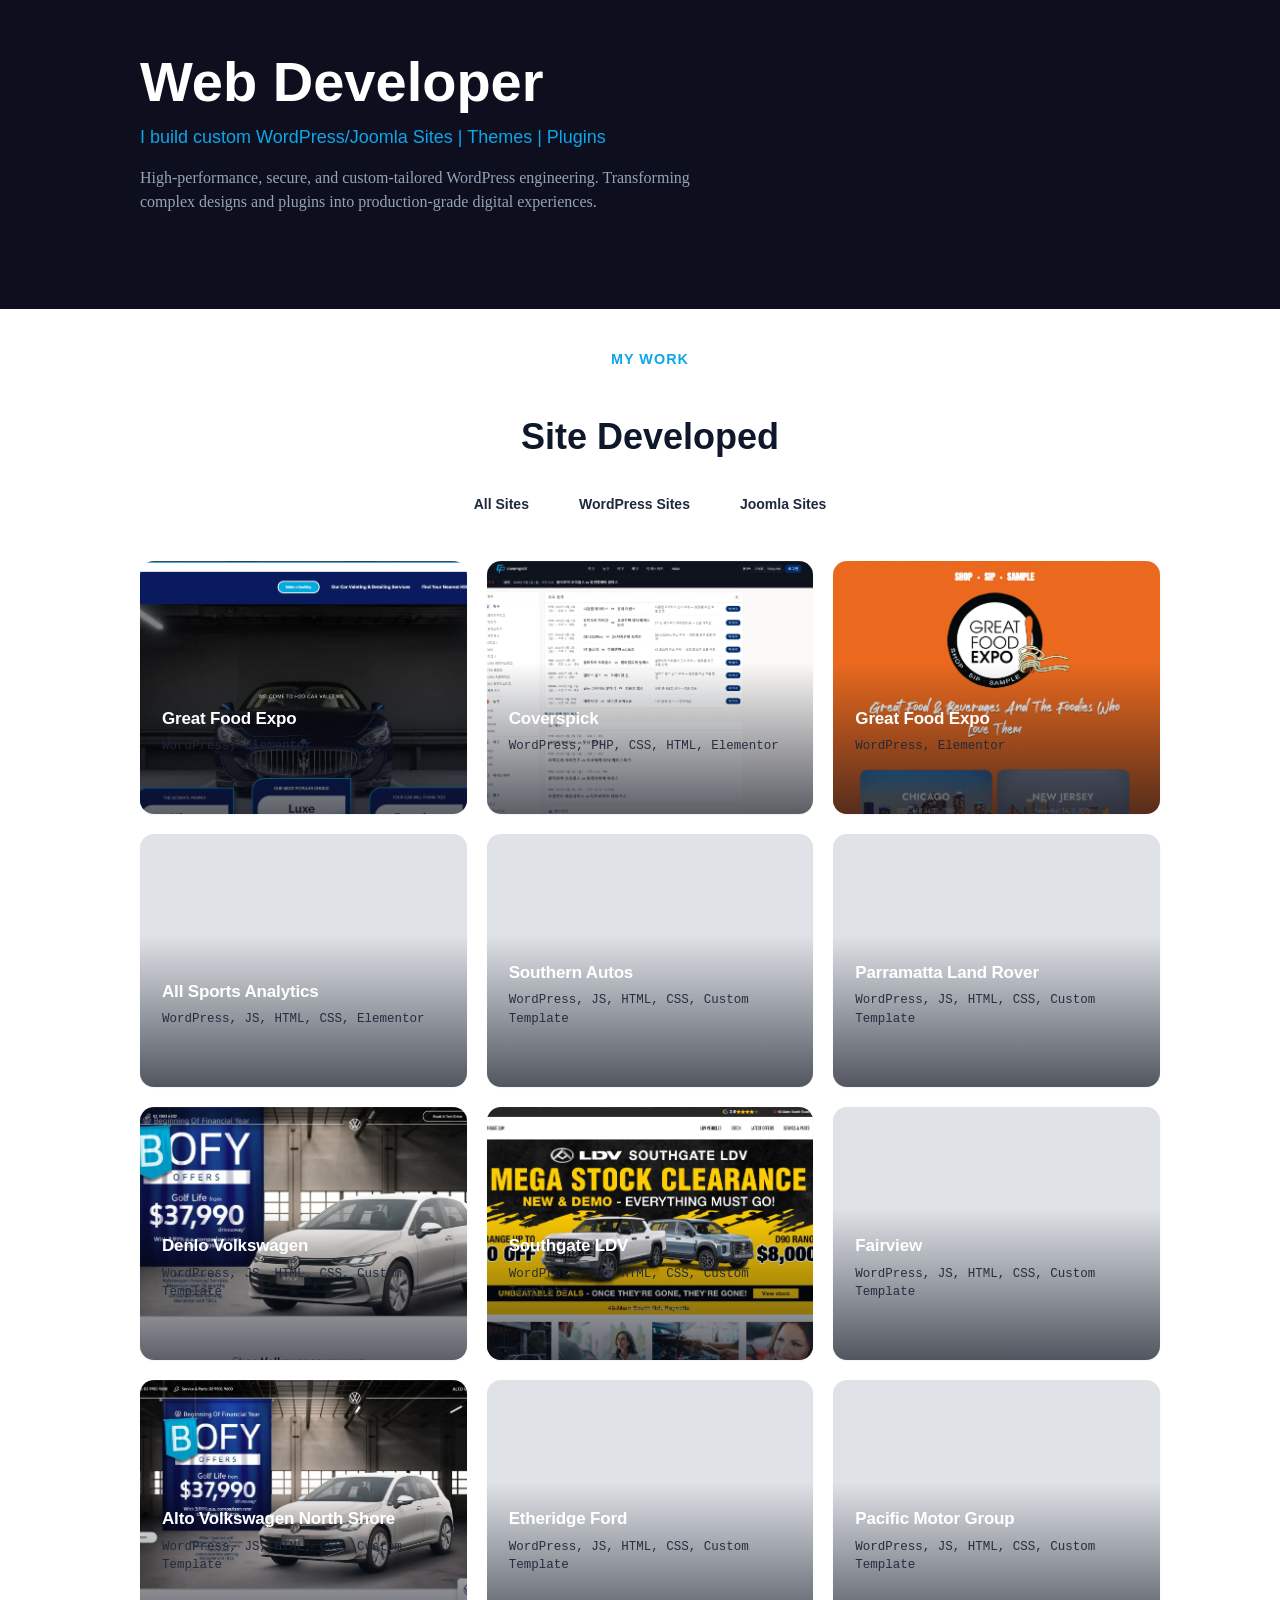
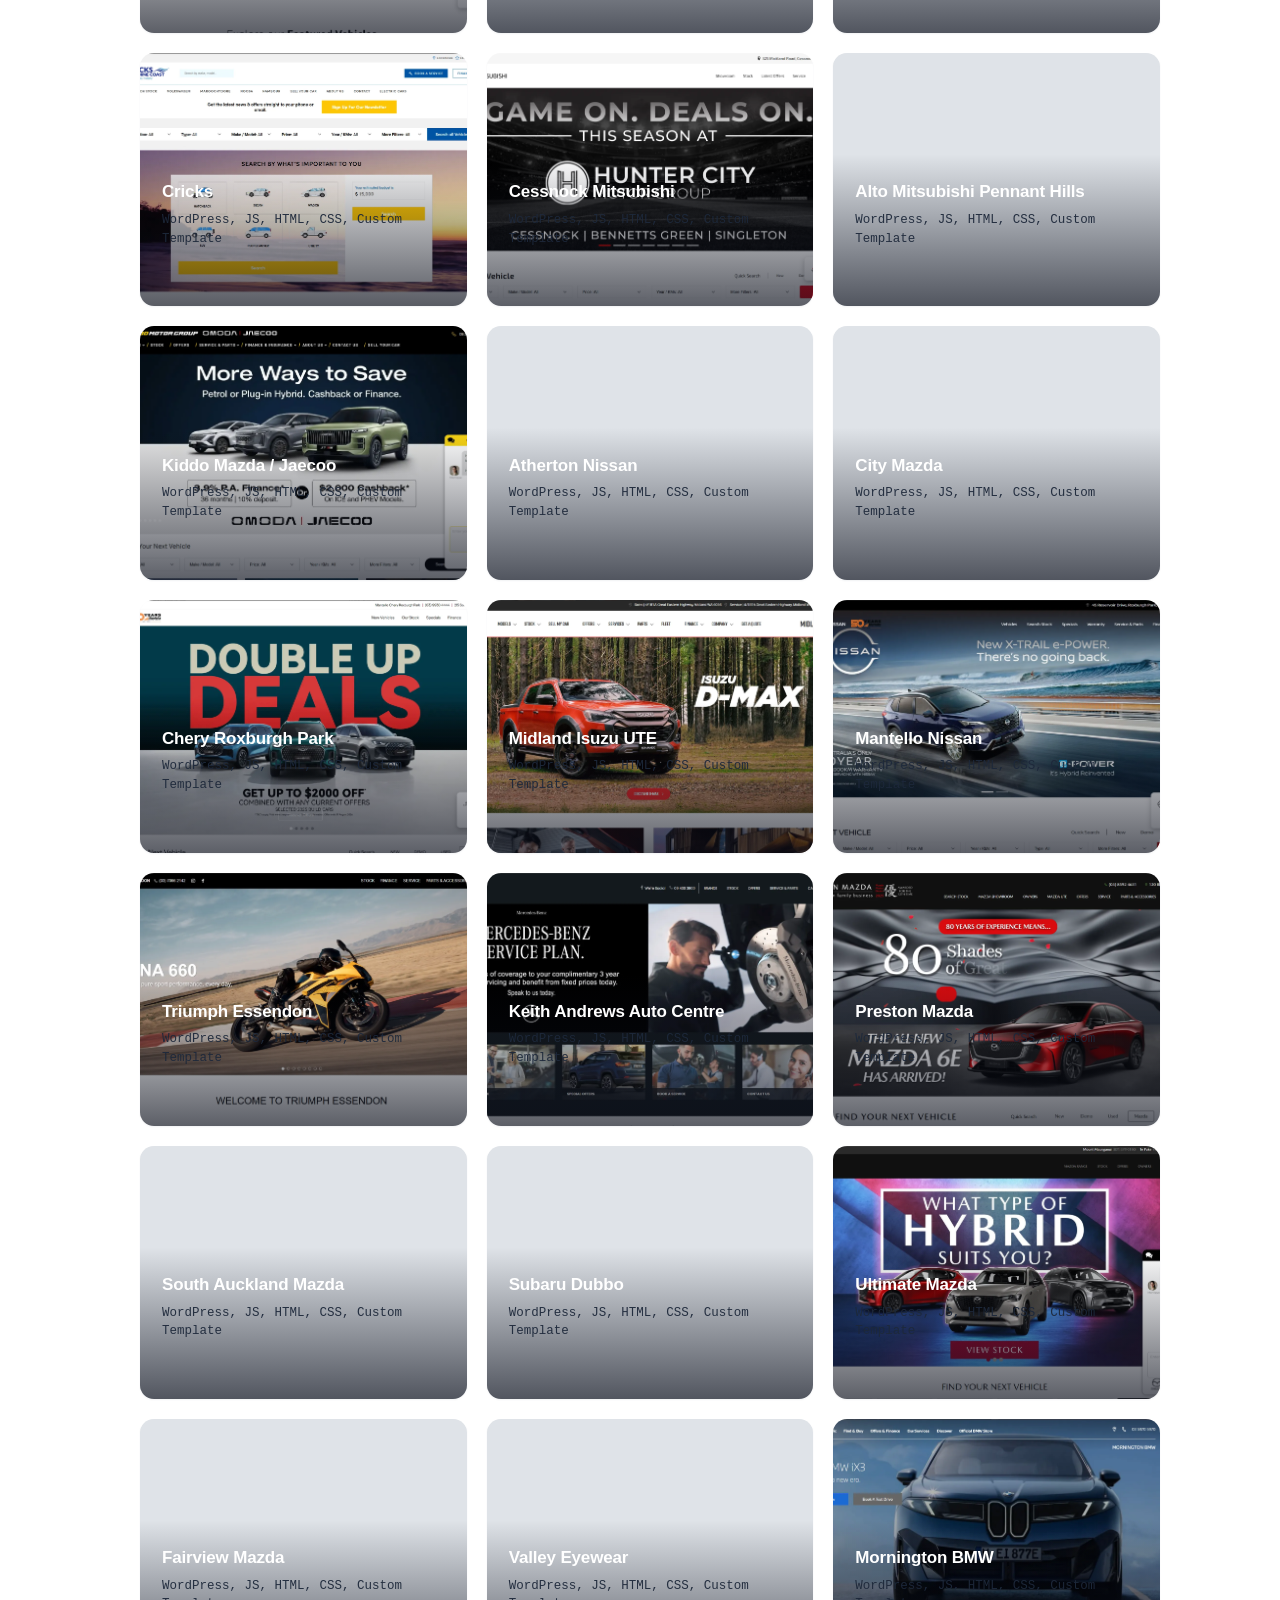
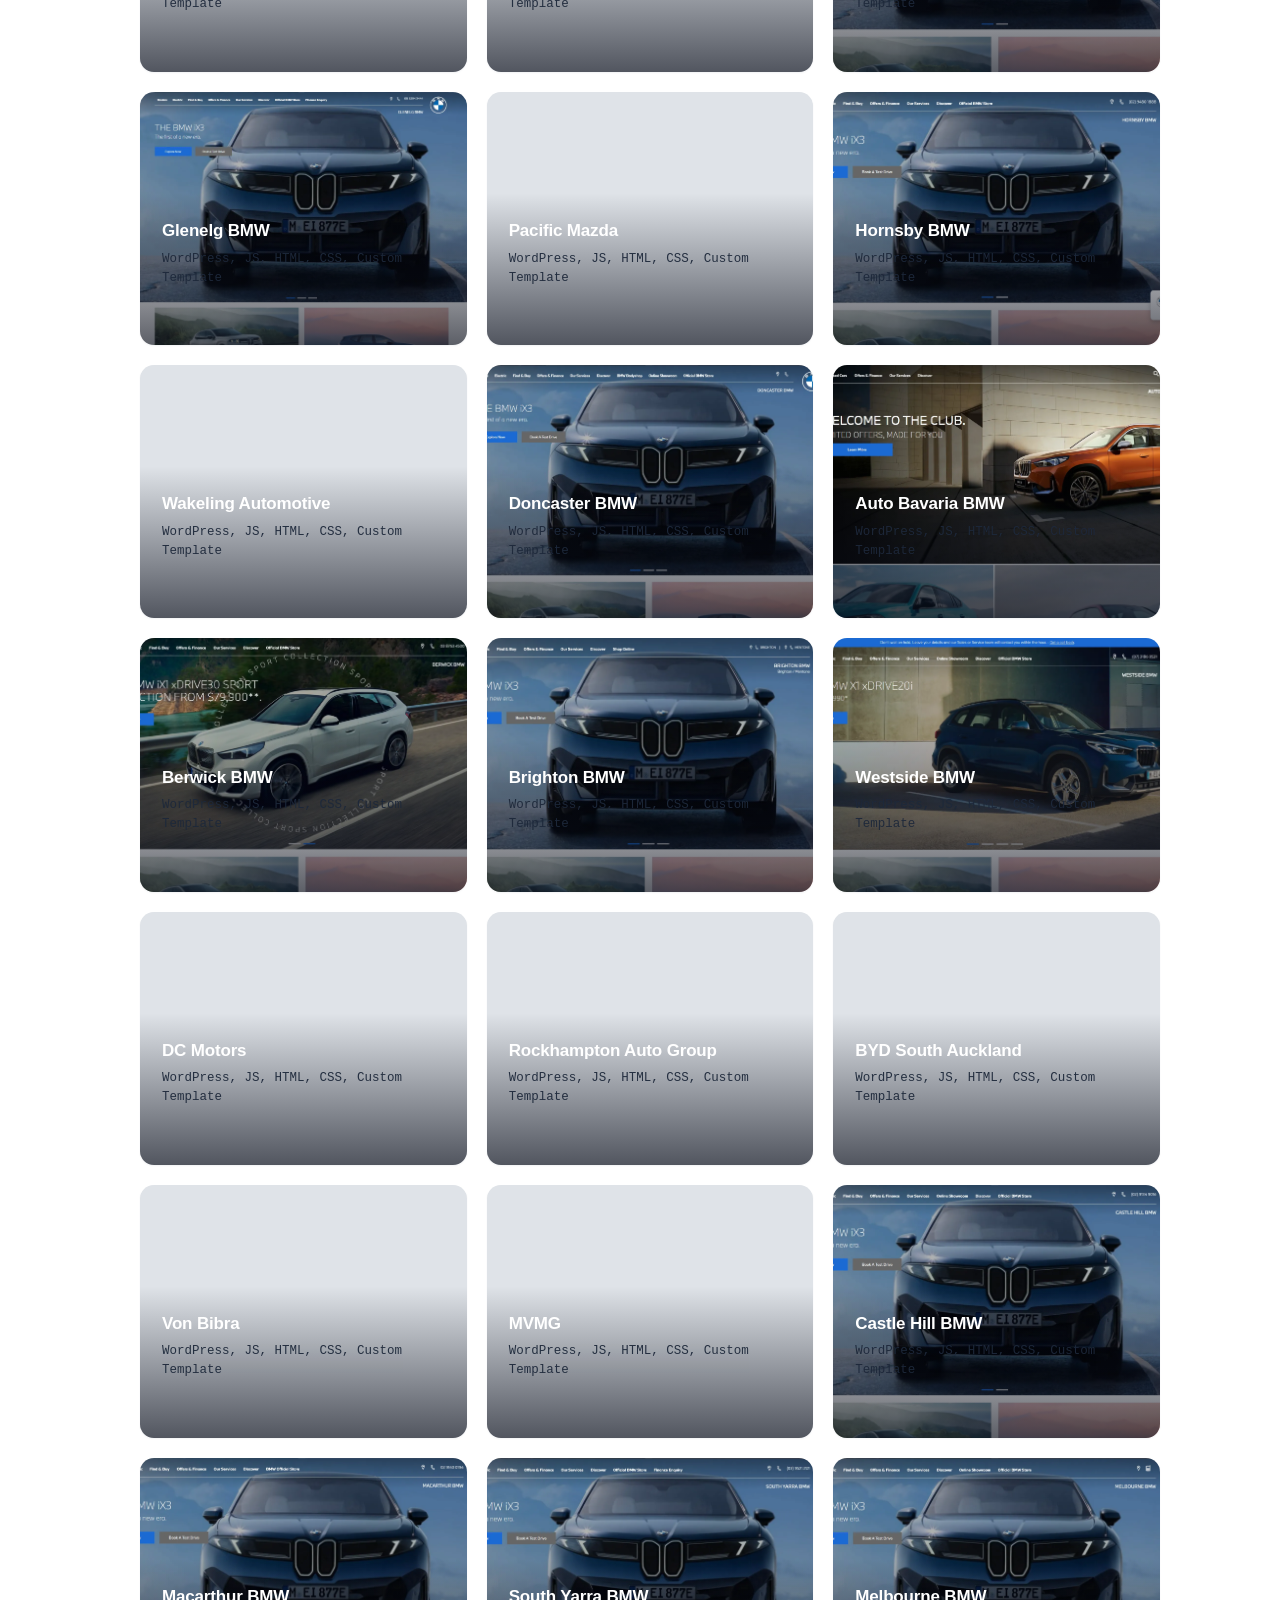
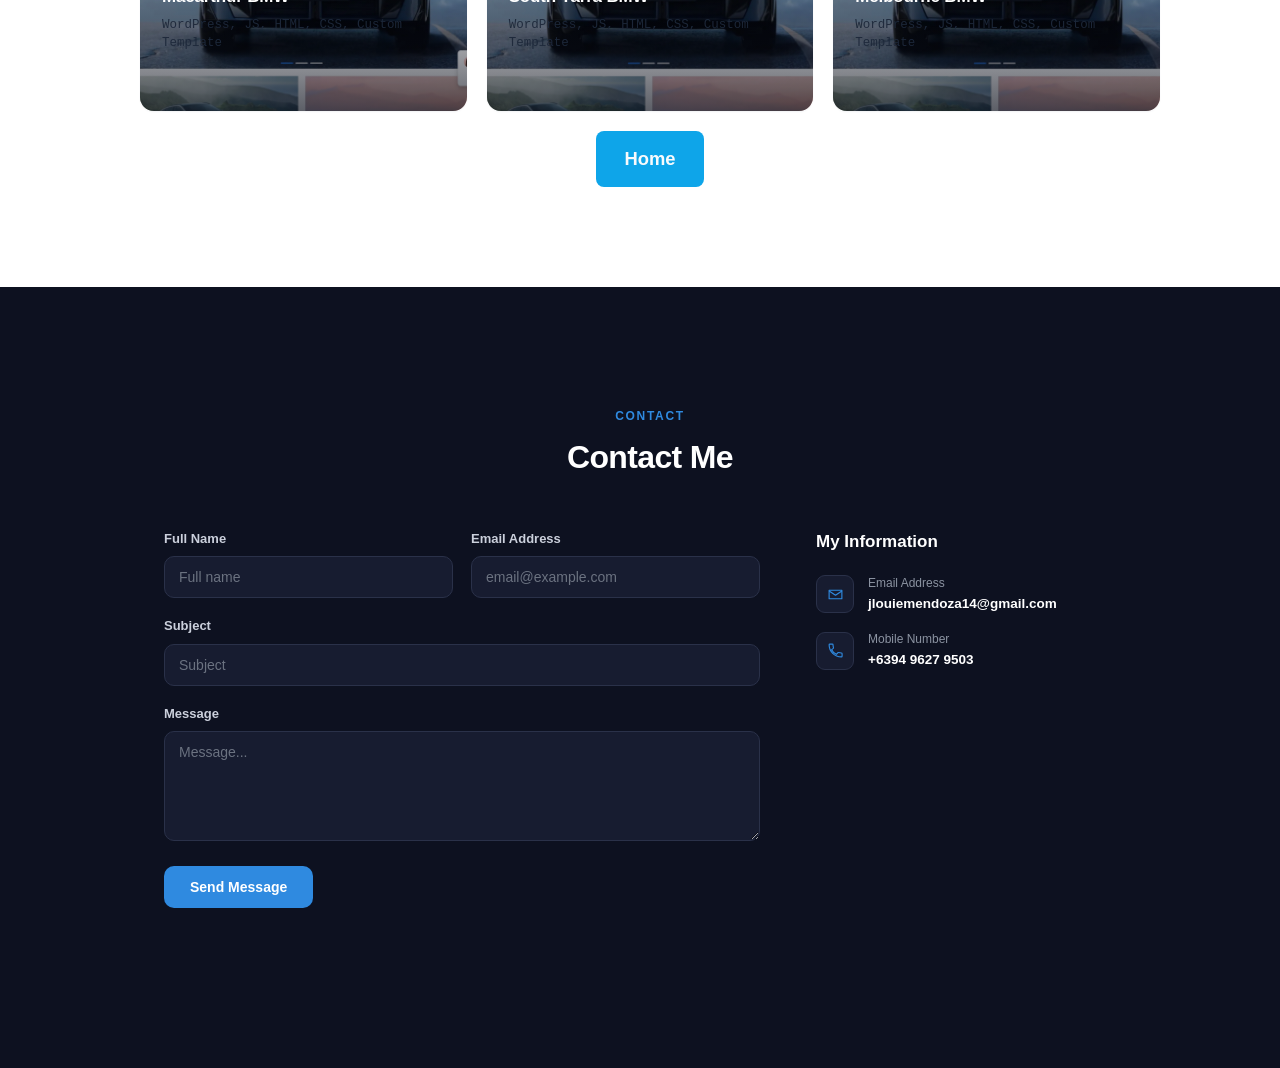
<file: portfolio.html>
<!DOCTYPE html>
<html lang="en">
<head>
	<meta charset="UTF-8">
	<meta name="viewport" content="width=device-width, initial-scale=1.0">
	<title>Portfolio - John Louie Mendoza</title>
	<link rel="stylesheet" href="assets/css/styles.css">
</head>
<body>

<main>
	<section class ="hero-banner">
	<div class="wrapper">
		<div class="sml-wrapper">
			<h2 class="heading">Web Developer</h2>
			<h3 class="subheading">I build custom WordPress/Joomla Sites | Themes | Plugins</h3>
			<p class="hero-text">High-performance, secure, and custom-tailored WordPress engineering. Transforming complex designs and plugins into production-grade digital experiences.</p>
		</div>
	</div>
	</section>

	<section class="projects">
		<div class="wrapper">
			<h3 class="h3-heading">My Work</h3>
			<h2 class="h2-heading">Site Developed</h2>
		
			<div class="card-container">
				<div class="rp-filters" role="tablist" aria-label="Filter projects">
					<button class="rp-filter is-active" data-filter="all" role="tab" aria-selected="true">All Sites</button>
					<button class="rp-filter" data-filter="wordpress" role="tab" aria-selected="false">WordPress Sites</button>
					<button class="rp-filter" data-filter="joomla" role="tab" aria-selected="false">Joomla Sites</button>
				</div>
			
				<div class="rp-grid">	
					<a href="https://h20carvaleting.com/" class="rp-card" data-category="wordpress" style="background-image:url('assets/images/uploads/h20.webp');">
					<span class="rp-card-scrim"></span>
						
					<div class="rp-card-body">
						<h3 class="rp-card-title">Great Food Expo</h3>
						<p class="rp-card-tags">WordPress, Elementor</p>
						<span class="rp-card-link">Visit Site →</span>
					</div>
					</a>
				
					<a href="https://coverspick.com/" class="rp-card" data-category="wordpress" style="background-image:url('assets/images/uploads/coverspick.webp');">
					<span class="rp-card-scrim"></span>
					<div class="rp-card-body">
						<h3 class="rp-card-title">Coverspick</h3>
						<p class="rp-card-tags">WordPress, PHP, CSS, HTML, Elementor</p>
						<span class="rp-card-link">Visit Site →</span>
					</div>
					</a>
				
				
					<a href="https://greatfoodexpo.com/" class="rp-card" data-category="wordpress" style="background-image:url('assets/images/uploads/foodexpo.webp');">
					<span class="rp-card-scrim"></span>
					<div class="rp-card-body">
						<h3 class="rp-card-title">Great Food Expo</h3>
						<p class="rp-card-tags">WordPress, Elementor</p>
						<span class="rp-card-link">Visit Site →</span>
					</div>
					</a>
					
					<a href="https://allsportsanalytics.com/" class="rp-card" data-category="wordpress" style="background-image:url('https://image.thum.io/get/width/1200/https://allsportsanalytics.com/');">
					<span class="rp-card-scrim"></span>
					<div class="rp-card-body">
						<h3 class="rp-card-title">All Sports Analytics</h3>
						<p class="rp-card-tags">WordPress, JS, HTML, CSS, Elementor</p>
						<span class="rp-card-link">Visit Site →</span>
					</div>
					</a>
					
					<a href="https://southernautos.co.nz" class="rp-card" data-category="wordpress" style="background-image:url('https://image.thum.io/get/width/1200/https://southernautos.co.nz/');">
					<span class="rp-card-scrim"></span>
					<div class="rp-card-body">
						<h3 class="rp-card-title">Southern Autos</h3>
						<p class="rp-card-tags">WordPress, JS, HTML, CSS, Custom Template</p>
						<span class="rp-card-link">Visit Site →</span>
					</div>
					</a>
					
					<a href="https://parramattajlr.com.au/" class="rp-card" data-category="wordpress" style="background-image:url('https://image.thum.io/get/width/1200/https://parramattajlr.com.au/');">
					<span class="rp-card-scrim"></span>
						<div class="rp-card-body">
						<h3 class="rp-card-title">Parramatta Land Rover</h3>
						<p class="rp-card-tags">WordPress, JS, HTML, CSS, Custom Template</p>
						<span class="rp-card-link">Visit Site →</span>
					</div>
					</a>
					
					<a href="https://www.volkswagen.denlo.com.au/" class="rp-card" data-category="wordpress" style="background-image:url('assets/images/uploads/denlo.webp');">
					<span class="rp-card-scrim"></span>
					<div class="rp-card-body">
						<h3 class="rp-card-title">Denlo Volkswagen</h3>
						<p class="rp-card-tags">WordPress, JS, HTML, CSS, Custom Template</p>
						<span class="rp-card-link">Visit Site →</span>
					</div>
					</a>
					
					<a href="https://www.southgateldv.com.au/" class="rp-card" data-category="wordpress" style="background-image:url('assets/images/uploads/southgate.webp');">
					<span class="rp-card-scrim"></span>
					<div class="rp-card-body">
						<h3 class="rp-card-title">Southgate LDV</h3>
						<p class="rp-card-tags">WordPress, JS, HTML, CSS, Custom Template</p>
						<span class="rp-card-link">Visit Site →</span>
					</div>
					</a>
					
					<a href="https://www.fairview.co.nz/" class="rp-card" data-category="wordpress" style="background-image:url('https://image.thum.io/get/width/1200/https://www.fairview.co.nz/');">
					<span class="rp-card-scrim"></span>
					<div class="rp-card-body">
						<h3 class="rp-card-title">Fairview</h3>
						<p class="rp-card-tags">WordPress, JS, HTML, CSS, Custom Template</p>
						<span class="rp-card-link">Visit Site →</span>
					</div>
					</a>
					
					<a href="https://www.altovolkswagennorthshore.com.au/" class="rp-card" data-category="wordpress" style="background-image:url('assets/images/uploads/altovolkswagen.webp');">
					<span class="rp-card-scrim"></span>
					<div class="rp-card-body">
						<h3 class="rp-card-title">Alto Volkswagen North Shore</h3>
						<p class="rp-card-tags">WordPress, JS, HTML, CSS, Custom Template</p>
						<span class="rp-card-link">Visit Site →</span>
					</div>
					</a>
					
					<a href="https://www.etheridgeford.com.au/" class="rp-card" data-category="wordpress" style="background-image:url('https://image.thum.io/get/width/1200/https://www.etheridgeford.com.au/');">
					<span class="rp-card-scrim"></span>
					<div class="rp-card-body">
						<h3 class="rp-card-title">Etheridge Ford</h3>
						<p class="rp-card-tags">WordPress, JS, HTML, CSS, Custom Template</p>
						<span class="rp-card-link">Visit Site →</span>
					</div>
					</a>
					
					<a href="https://pacificmotorgroup.co.nz/" class="rp-card" data-category="wordpress" style="background-image:url('https://image.thum.io/get/width/1200/https://pacificmotorgroup.co.nz/');">
					<span class="rp-card-scrim"></span>
					<div class="rp-card-body">
						<h3 class="rp-card-title">Pacific Motor Group</h3>
						<p class="rp-card-tags">WordPress, JS, HTML, CSS, Custom Template</p>
						<span class="rp-card-link">Visit Site →</span>
					</div>
					</a>
					
					<a href="https://www.cricks.com.au/" class="rp-card" data-category="wordpress" style="background-image:url('assets/images/uploads/cricks.webp');">
					<span class="rp-card-scrim"></span>
					<div class="rp-card-body">
						<h3 class="rp-card-title">Cricks</h3>
						<p class="rp-card-tags">WordPress, JS, HTML, CSS, Custom Template</p>
						<span class="rp-card-link">Visit Site →</span>
					</div>
					</a>
					<a href="https://cessnockmitsubishi.com.au/" class="rp-card" data-category="wordpress" style="background-image:url('assets/images/uploads/cessnock.webp');">
					<span class="rp-card-scrim"></span>
					<div class="rp-card-body">
						<h3 class="rp-card-title">Cessnock Mitsubishi</h3>
						<p class="rp-card-tags">WordPress, JS, HTML, CSS, Custom Template</p>
						<span class="rp-card-link">Visit Site →</span>
					</div>
					</a>
					<a href="https://www.altomitsubishipennanthills.com.au/" class="rp-card" data-category="wordpress" style="background-image:url('https://image.thum.io/get/width/1200/https://www.altomitsubishipennanthills.com.au/');">
					<span class="rp-card-scrim"></span>
					<div class="rp-card-body">
						<h3 class="rp-card-title">Alto Mitsubishi Pennant Hills</h3>
						<p class="rp-card-tags">WordPress, JS, HTML, CSS, Custom Template</p>
						<span class="rp-card-link">Visit Site →</span>
					</div>
					</a>
					<a href="https://kiddomodajaecoo.co.nz/" class="rp-card" data-category="wordpress" style="background-image:url('assets/images/uploads/kiddo.webp');">
					<span class="rp-card-scrim"></span>
					<div class="rp-card-body">
						<h3 class="rp-card-title">Kiddo Mazda / Jaecoo</h3>
						<p class="rp-card-tags">WordPress, JS, HTML, CSS, Custom Template</p>
						<span class="rp-card-link">Visit Site →</span>
					</div>
					</a>
					<a href="https://www.athertonnissan.com.au/" class="rp-card" data-category="wordpress" style="background-image:url('https://image.thum.io/get/width/1200/https://www.athertonnissan.com.au/');">
					<span class="rp-card-scrim"></span>
					<div class="rp-card-body">
						<h3 class="rp-card-title">Atherton Nissan</h3>
						<p class="rp-card-tags">WordPress, JS, HTML, CSS, Custom Template</p>
						<span class="rp-card-link">Visit Site →</span>
					</div>
					</a>
					<a href="https://city-mazda.com.au/" class="rp-card" data-category="wordpress" style="background-image:url('https://image.thum.io/get/width/1200/https://city-mazda.com.au/');">
					<span class="rp-card-scrim"></span>
					<div class="rp-card-body">
						<h3 class="rp-card-title">City Mazda</h3>
						<p class="rp-card-tags">WordPress, JS, HTML, CSS, Custom Template</p>
						<span class="rp-card-link">Visit Site →</span>
					</div>
					</a>
					<a href="https://www.cheryroxburghpark.com.au/" class="rp-card" data-category="wordpress" style="background-image:url('assets/images/uploads/chery.webp');">
					<span class="rp-card-scrim"></span>
					<div class="rp-card-body">
						<h3 class="rp-card-title">Chery Roxburgh Park</h3>
						<p class="rp-card-tags">WordPress, JS, HTML, CSS, Custom Template</p>
						<span class="rp-card-link">Visit Site →</span>
					</div>
					</a>
					<a href="https://www.midlandisuzuute.com.au/" class="rp-card" data-category="wordpress" style="background-image:url('assets/images/uploads/midland.webp');">
					<span class="rp-card-scrim"></span>
					<div class="rp-card-body">
						<h3 class="rp-card-title">Midland Isuzu UTE</h3>
						<p class="rp-card-tags">WordPress, JS, HTML, CSS, Custom Template</p>
						<span class="rp-card-link">Visit Site →</span>
					</div>
					</a>
					<a href="https://www.mantellonissan.com.au/" class="rp-card" data-category="wordpress" style="background-image:url('assets/images/uploads/mantello.webp');">
					<span class="rp-card-scrim"></span>
					<div class="rp-card-body">
						<h3 class="rp-card-title">Mantello Nissan</h3>
						<p class="rp-card-tags">WordPress, JS, HTML, CSS, Custom Template</p>
						<span class="rp-card-link">Visit Site →</span>
					</div>
					</a>
					<a href="https://www.triumphessendon.com.au/" class="rp-card" data-category="wordpress" style="background-image:url('assets/images/uploads/triumph.webp');">
					<span class="rp-card-scrim"></span>
					<div class="rp-card-body">
						<h3 class="rp-card-title">Triumph Essendon</h3>
						<p class="rp-card-tags">WordPress, JS, HTML, CSS, Custom Template</p>
						<span class="rp-card-link">Visit Site →</span>
					</div>
					</a>
					<a href="https://www.keithandrewsautocentre.co.nz/" class="rp-card" data-category="wordpress" style="background-image:url('assets/images/uploads/keith.webp');">
					<span class="rp-card-scrim"></span>
					<div class="rp-card-body">
						<h3 class="rp-card-title">Keith Andrews Auto Centre</h3>
						<p class="rp-card-tags">WordPress, JS, HTML, CSS, Custom Template</p>
						<span class="rp-card-link">Visit Site →</span>
					</div>
					</a>
					<a href="https://www.prestonmazda.com.au/" class="rp-card" data-category="wordpress" style="background-image:url('assets/images/uploads/preston.webp');">
					<span class="rp-card-scrim"></span>
					<div class="rp-card-body">
						<h3 class="rp-card-title">Preston Mazda</h3>
						<p class="rp-card-tags">WordPress, JS, HTML, CSS, Custom Template</p>
						<span class="rp-card-link">Visit Site →</span>
					</div>
					</a>
					<a href="https://southaucklandmazda.co.nz/" class="rp-card" data-category="wordpress" style="background-image:url('https://image.thum.io/get/width/1200/https://southaucklandmazda.co.nz/');">
					<span class="rp-card-scrim"></span>
					<div class="rp-card-body">
						<h3 class="rp-card-title">South Auckland Mazda</h3>
						<p class="rp-card-tags">WordPress, JS, HTML, CSS, Custom Template</p>
						<span class="rp-card-link">Visit Site →</span>
					</div>
					</a>
					<a href="https://www.subarudubbo.com.au/" class="rp-card" data-category="wordpress" style="background-image:url('https://image.thum.io/get/width/1200/https://www.subarudubbo.com.au/');">
					<span class="rp-card-scrim"></span>
					<div class="rp-card-body">
						<h3 class="rp-card-title">Subaru Dubbo</h3>
						<p class="rp-card-tags">WordPress, JS, HTML, CSS, Custom Template</p>
						<span class="rp-card-link">Visit Site →</span>
					</div>
					</a>
					<a href="https://ultimatemazda.co.nz/" class="rp-card" data-category="wordpress" style="background-image:url('assets/images/uploads/ultimate.webp');">
					<span class="rp-card-scrim"></span>
					<div class="rp-card-body">
						<h3 class="rp-card-title">Ultimate Mazda</h3>
						<p class="rp-card-tags">WordPress, JS, HTML, CSS, Custom Template</p>
						<span class="rp-card-link">Visit Site →</span>
					</div>
					</a>
					<a href="https://www.fairviewmazda.co.nz/" class="rp-card" data-category="wordpress" style="background-image:url('https://image.thum.io/get/width/1200/https://www.fairviewmazda.co.nz/');">
					<span class="rp-card-scrim"></span>
					<div class="rp-card-body">
						<h3 class="rp-card-title">Fairview Mazda</h3>
						<p class="rp-card-tags">WordPress, JS, HTML, CSS, Custom Template</p>
						<span class="rp-card-link">Visit Site →</span>
					</div>
					</a>
					<a href="https://teal-caterpillar-274050.hostingersite.com/" class="rp-card" data-category="wordpress" style="background-image:url('https://image.thum.io/get/width/1200/https://teal-caterpillar-274050.hostingersite.com/');">
					<span class="rp-card-scrim"></span>
					<div class="rp-card-body">
						<h3 class="rp-card-title">Valley Eyewear</h3>
						<p class="rp-card-tags">WordPress, JS, HTML, CSS, Custom Template</p>
						<span class="rp-card-link">Visit Site →</span>
					</div>
					</a>
					
					<!-- Joomla Sites -->
					<a href="https://www.morningtonbmw.com.au/" class="rp-card" data-category="joomla" style="background-image:url('assets/images/uploads/mornington.webp');">
					<span class="rp-card-scrim"></span>
					<div class="rp-card-body">
						<h3 class="rp-card-title">Mornington BMW</h3>
						<p class="rp-card-tags">WordPress, JS, HTML, CSS, Custom Template</p>
						<span class="rp-card-link">Visit Site →</span>
					</div>
					</a>
					<a href="https://www.glenelgbmw.com.au/" class="rp-card" data-category="joomla" style="background-image:url('assets/images/uploads/glenlg.webp');">
					<span class="rp-card-scrim"></span>
					<div class="rp-card-body">
						<h3 class="rp-card-title">Glenelg BMW</h3>
						<p class="rp-card-tags">WordPress, JS, HTML, CSS, Custom Template</p>
						<span class="rp-card-link">Visit Site →</span>
					</div>
					</a>
					<a href="https://pacificmazda.co.nz/" class="rp-card" data-category="joomla" style="background-image:url('https://image.thum.io/get/width/1200/https://pacificmazda.co.nz/');">
					<span class="rp-card-scrim"></span>
					<div class="rp-card-body">
						<h3 class="rp-card-title">Pacific Mazda</h3>
						<p class="rp-card-tags">WordPress, JS, HTML, CSS, Custom Template</p>
						<span class="rp-card-link">Visit Site →</span>
					</div>
					</a>
					<a href="https://www.hornsbybmw.com.au/" class="rp-card" data-category="wordpress" style="background-image:url('assets/images/uploads/hornsby.webp');">
					<span class="rp-card-scrim"></span>
					<div class="rp-card-body">
						<h3 class="rp-card-title">Hornsby BMW</h3>
						<p class="rp-card-tags">WordPress, JS, HTML, CSS, Custom Template</p>
						<span class="rp-card-link">Visit Site →</span>
					</div>
					</a>
					<a href="https://www.wakelingautomotive.com.au/" class="rp-card" data-category="joomla" style="background-image:url('https://image.thum.io/get/width/1200/https://www.wakelingautomotive.com.au/');">
					<span class="rp-card-scrim"></span>
					<div class="rp-card-body">
						<h3 class="rp-card-title">Wakeling Automotive</h3>
						<p class="rp-card-tags">WordPress, JS, HTML, CSS, Custom Template</p>
						<span class="rp-card-link">Visit Site →</span>
					</div>
					</a>
					<a href="https://www.doncasterbmw.com.au/" class="rp-card" data-category="joomla" style="background-image:url('assets/images/uploads/doncaster.webp');">
					<span class="rp-card-scrim"></span>
					<div class="rp-card-body">
						<h3 class="rp-card-title">Doncaster BMW</h3>
						<p class="rp-card-tags">WordPress, JS, HTML, CSS, Custom Template</p>
						<span class="rp-card-link">Visit Site →</span>
					</div>
					</a>
					<a href="https://www.bmw-autobavaria.com/" class="rp-card" data-category="joomla" style="background-image:url('assets/images/uploads/bavaria.webp');">
					<span class="rp-card-scrim"></span>
					<div class="rp-card-body">
						<h3 class="rp-card-title">Auto Bavaria BMW</h3>
						<p class="rp-card-tags">WordPress, JS, HTML, CSS, Custom Template</p>
						<span class="rp-card-link">Visit Site →</span>
					</div>
					</a>
					<a href="https://www.berwickbmw.com.au/" class="rp-card" data-category="joomla" style="background-image:url('assets/images/uploads/berwick.webp');">
					<span class="rp-card-scrim"></span>
					<div class="rp-card-body">
						<h3 class="rp-card-title">Berwick BMW</h3>
						<p class="rp-card-tags">WordPress, JS, HTML, CSS, Custom Template</p>
						<span class="rp-card-link">Visit Site →</span>
					</div>
					</a>
					<a href="https://www.brightonbmw.com.au/" class="rp-card" data-category="joomla" style="background-image:url('assets/images/uploads/brighton.webp');">
					<span class="rp-card-scrim"></span>
					<div class="rp-card-body">
						<h3 class="rp-card-title">Brighton BMW</h3>
						<p class="rp-card-tags">WordPress, JS, HTML, CSS, Custom Template</p>
						<span class="rp-card-link">Visit Site →</span>
					</div>
					</a>
					<a href="https://www.westsidebmw.com.au/" class="rp-card" data-category="joomla" style="background-image:url('assets/images/uploads/westside.webp');">
					<span class="rp-card-scrim"></span>
					<div class="rp-card-body">
						<h3 class="rp-card-title">Westside BMW</h3>
						<p class="rp-card-tags">WordPress, JS, HTML, CSS, Custom Template</p>
						<span class="rp-card-link">Visit Site →</span>
					</div>
					</a>
					<a href="https://dcmotors.com.au/" class="rp-card" data-category="joomla" style="background-image:url('https://image.thum.io/get/width/1200/https://dcmotors.com.au/');">
					<span class="rp-card-scrim"></span>
					<div class="rp-card-body">
						<h3 class="rp-card-title">DC Motors</h3>
						<p class="rp-card-tags">WordPress, JS, HTML, CSS, Custom Template</p>
						<span class="rp-card-link">Visit Site →</span>
					</div>
					</a>
					<a href="https://rockhamptonautogroup.com.au/" class="rp-card" data-category="joomla" style="background-image:url('https://image.thum.io/get/width/1200/https://rockhamptonautogroup.com.au/');">
					<span class="rp-card-scrim"></span>
					<div class="rp-card-body">
						<h3 class="rp-card-title">Rockhampton Auto Group</h3>
						<p class="rp-card-tags">WordPress, JS, HTML, CSS, Custom Template</p>
						<span class="rp-card-link">Visit Site →</span>
					</div>
					</a>
					<a href="https://www.bydsouthauckland.co.nz/" class="rp-card" data-category="joomla" style="background-image:url('https://image.thum.io/get/width/1200/https://www.bydsouthauckland.co.nz/');">
					<span class="rp-card-scrim"></span>
					<div class="rp-card-body">
						<h3 class="rp-card-title">BYD South Auckland</h3>
						<p class="rp-card-tags">WordPress, JS, HTML, CSS, Custom Template</p>
						<span class="rp-card-link">Visit Site →</span>
					</div>
					</a>
					<a href="https://vonbibra.com.au/" class="rp-card" data-category="joomla" style="background-image:url('https://image.thum.io/get/width/1200/https://vonbibra.com.au/');">
					<span class="rp-card-scrim"></span>
					<div class="rp-card-body">
						<h3 class="rp-card-title">Von Bibra</h3>
						<p class="rp-card-tags">WordPress, JS, HTML, CSS, Custom Template</p>
						<span class="rp-card-link">Visit Site →</span>
					</div>
					</a>
					<a href="https://www.mvmg.com.au/" class="rp-card" data-category="joomla" style="background-image:url('https://image.thum.io/get/width/1200/https://www.mvmg.com.au/');">
					<span class="rp-card-scrim"></span>
					<div class="rp-card-body">
						<h3 class="rp-card-title">MVMG</h3>
						<p class="rp-card-tags">WordPress, JS, HTML, CSS, Custom Template</p>
						<span class="rp-card-link">Visit Site →</span>
					</div>
					</a>
					<a href="https://www.castlehillbmw.com.au/" class="rp-card" data-category="joomla" style="background-image:url('assets/images/uploads/castle.webp');">
					<span class="rp-card-scrim"></span>
					<div class="rp-card-body">
						<h3 class="rp-card-title">Castle Hill BMW</h3>
						<p class="rp-card-tags">WordPress, JS, HTML, CSS, Custom Template</p>
						<span class="rp-card-link">Visit Site →</span>
					</div>
					</a>
					<a href="https://macarthurbmw.com.au/" class="rp-card" data-category="joomla" style="background-image:url('assets/images/uploads/macarthur.webp');">
					<span class="rp-card-scrim"></span>
					<div class="rp-card-body">
						<h3 class="rp-card-title">Macarthur BMW</h3>
						<p class="rp-card-tags">WordPress, JS, HTML, CSS, Custom Template</p>
						<span class="rp-card-link">Visit Site →</span>
					</div>
					</a>
					<a href="https://www.southyarrabmw.com.au/" class="rp-card" data-category="joomla" style="background-image:url('assets/images/uploads/yarra.webp');">
					<span class="rp-card-scrim"></span>
					<div class="rp-card-body">
						<h3 class="rp-card-title">South Yarra BMW</h3>
						<p class="rp-card-tags">WordPress, JS, HTML, CSS, Custom Template</p>
						<span class="rp-card-link">Visit Site →</span>
					</div>
					</a>
					<a href="https://www.melbournebmw.com.au/" class="rp-card" data-category="joomla" style="background-image:url('assets/images/uploads/melbourne.webp');">
					<span class="rp-card-scrim"></span>
					<div class="rp-card-body">
						<h3 class="rp-card-title">Melbourne BMW</h3>
						<p class="rp-card-tags">WordPress, JS, HTML, CSS, Custom Template</p>
						<span class="rp-card-link">Visit Site →</span>
					</div>
					</a>
					
					<script>
					(function(){
					  function initProjectFilters(){
					    var filters = document.querySelectorAll('.rp-filter');
					    var cards = document.querySelectorAll('.rp-card');
					    if (!filters.length || !cards.length) return;
					
					    filters.forEach(function(btn){
					      btn.addEventListener('click', function(){
					        filters.forEach(function(b){
					          b.classList.remove('is-active');
					          b.setAttribute('aria-selected','false');
					        });
					        btn.classList.add('is-active');
					        btn.setAttribute('aria-selected','true');
					
					        var filter = btn.getAttribute('data-filter');
					        cards.forEach(function(card){
					          var show = (filter === 'all' || card.getAttribute('data-category') === filter);
					          card.style.display = show ? '' : 'none';
					        });
					      });
					    });
					  }
					
					  if (document.readyState === 'loading') {
					    document.addEventListener('DOMContentLoaded', initProjectFilters);
					  } else {
					    initProjectFilters();
					  }
					})();
					</script>
				</div>
			</div>
			<a href="/portfolio/" class="btn-portfolio">Home</a>
		</div>
	</section>

	<section class="contact">
		<div class="wrapper">
			<div class="ct-header">
				<span class="ct-eyebrow">Contact</span>
				<h2 class="ct-heading">Contact Me</h2>
			</div>
	
			<div class="ct-grid">
				<form class="ct-form" id="contact-form" action="/wp-admin/admin-post.php" method="POST">
					<input type="hidden" name="action" value="syd_contact_submit">
	
					<!-- honeypot spam trap: real users never fill this in, bots often do -->
					<div class="ct-honeypot" aria-hidden="true">
						<label for="website">Website</label>
						<input type="text" id="website" name="website" tabindex="-1" autocomplete="off">
					</div>
	
					<div id="ct-form-message" class="ct-form-message" style="display:none;"></div>
	
					<div class="ct-row">
						<div class="ct-field">
							<label for="your_name">Full Name</label>
							<input type="text" id="your_name" name="your_name" placeholder="Full name" required>
						</div>
						<div class="ct-field">
							<label for="your_email">Email Address</label>
							<input type="email" id="your_email" name="your_email" placeholder="email@example.com" required>
						</div>
					</div>
	
					<div class="ct-field">
						<label for="subject">Subject</label>
						<input type="text" id="subject" name="subject" placeholder="Subject" required>
					</div>
	
					<div class="ct-field">
						<label for="message">Message</label>
						<textarea id="message" name="message" rows="5" placeholder="Message..." required></textarea>
					</div>
	
					<button type="submit" class="ct-submit">Send Message</button>
				</form>
	
				<aside class="ct-sidebar">
					<h3 class="ct-sidebar-title">My Information</h3>
	
					<div class="ct-info-item">
						<span class="ct-info-icon">
							<svg viewBox="0 0 24 24" fill="none"><path d="M3 6h18v12H3V6Z" stroke="currentColor" stroke-width="1.6" stroke-linejoin="round"/><path d="M3 7l9 6 9-6" stroke="currentColor" stroke-width="1.6" stroke-linejoin="round"/></svg>
						</span>
						<span class="ct-info-text">
							<span class="ct-info-label">Email Address</span>
							<span class="ct-info-value"><a href="mailto:jlouiemendoza14@gmail.com">jlouiemendoza14@gmail.com</a></span>
						</span>
					</div>
	
					<div class="ct-info-item">
						<span class="ct-info-icon">
							<svg viewBox="0 0 24 24" fill="none"><path d="M6.6 10.8c1.4 2.8 3.8 5.2 6.6 6.6l2.2-2.2c.3-.3.7-.4 1.1-.3 1.2.4 2.5.6 3.8.6.6 0 1 .4 1 1V20c0 .6-.4 1-1 1C10.6 21 3 13.4 3 4c0-.6.4-1 1-1h3.5c.6 0 1 .4 1 1 0 1.3.2 2.6.6 3.8.1.4 0 .8-.3 1.1L6.6 10.8Z" stroke="currentColor" stroke-width="1.6" stroke-linejoin="round"/></svg>
						</span>
						<span class="ct-info-text">
							<span class="ct-info-label">Mobile Number</span>
							<span class="ct-info-value"><a href="tel:09496279503">+6394 9627 9503</a></span>
						</span>
					</div>
	
				</aside>
			</div>
		</div>
	</section>
</main>

<footer class="site-footer">
</footer>
</body>
</html>
</file>
<file: assets/css/styles.css>
*, *::before, *::after {
	box-sizing: border-box;
}
html, body {
	margin: 0;
	padding: 0;
}
body {
	font-family: -apple-system, BlinkMacSystemFont, "Segoe UI", Roboto, Helvetica, Arial, sans-serif;
	color: #1e293b;
	line-height: 1.5;
	-webkit-font-smoothing: antialiased;
}
h1, h2, h3, h4, h5, h6, p, ul, ol {
	margin: 0;
	padding: 0;
}
ul, ol {
	list-style: none;
}
a {
	color: inherit;
	text-decoration: none;
}
img {
	max-width: 100%;
	height: auto;
	display: block;
}
button, input, textarea {
	font-family: inherit;
}

/* Fix: skill icon sizing — targets any <img> inside .icon-box,
   so no HTML class changes are required */
.icon-box img {
	width: 20px;
	height: 20px;
	object-fit: contain;
	display: block;
}

/* ============================================================
   ORIGINAL CHILD THEME STYLES (unchanged from what you pasted,
   except the .wrapper rule below, which is now responsive)
============================================================ */

.page-wrap{
	padding-top: 0px !important;
	padding-bottom: 0px !important;
}

.entry-header{
	display: none !important;
}

.col-md-12 {
	padding: 0 !important;
}

.row{
	margin: auto !important;
}

.entry-footer{
	display: none;
}
:root {
	--bg-light: #f9fbfd;
	--text-dark: #1e293b;
	--text-muted: #64748b;
	--border-color: #e2e8f0;

	/* Card specific colors */
	--html-color: #ea580c;
	--html-bg: #ffedd5;
	--js-color: #eab308;
	--js-bg: #fef9c3;
	--php-color: #8b5cf6;
	--php-bg: #ede9fe;
	--css-color: #0284c7;
	--css-bg: #e0f2fe;

	/* Hover border color */
	--hover-border: #10b981;
}

.skills-container {
	display: flex;
	flex-wrap: wrap;
	gap: 1rem;
	justify-content: center;
	max-width: 100%;
	font-family: -apple-system, BlinkMacSystemFont, "Segoe UI", Roboto, Helvetica, Arial, sans-serif;
	box-sizing: border-box;
}

.skills-container * {
	box-sizing: border-box;
}

.skill-card {
	background-color: var(--bg-light);
	border: 2px solid var(--border-color);
	border-radius: 12px;
	padding: 1.5rem;
	width: 260px;
	display: flex;
	flex-direction: column;
	transition: all 0.3s ease;
	cursor: default;
}

/* 3D Perspective Hover Effect */
.skill-card:hover {
	border-color: var(--hover-border);
	transform: perspective(1000px) scale(1.03) rotateX(2deg) rotateY(-2deg);
	box-shadow: -5px 10px 20px rgba(0, 0, 0, 0.05);
}

.card-header {
	display: flex;
	justify-content: space-between;
	align-items: center;
	margin-bottom: 1.5rem;
}

.icon-box {
	width: 40px;
	height: 40px;
	border-radius: 8px;
	display: flex;
	align-items: center;
	justify-content: center;
}

/* New style for the image icons */
.skill-icon {
	width: 20px;
	height: 20px;
	object-fit: contain;
}

.percentage {
	font-size: 1.4rem;
	font-weight: 800;
	color: var(--text-dark);
}

.skill-title {
	font-size: 1.25rem;
	font-weight: 700;
	color: var(--text-dark);
	margin: 0 0 0.75rem 0;
}

.skill-desc {
	font-size: 0.85rem;
	color: var(--text-muted);
	line-height: 1.6;
	flex-grow: 1; 
	margin: 0 0 2rem 0;
}

.progress-bar {
	height: 5px;
	width: 100%;
	border-radius: 3px;
}

/* --- Specific Card Themes --- */
.html-card .icon-box { 
	background-color: var(--html-bg); 
}
.html-card .progress-bar { 
	background-color: var(--html-color); 
}

.js-card .icon-box { 
	background-color: var(--js-bg); 
}
.js-card .progress-bar { 
	background-color: var(--js-color); 
}

.php-card .icon-box { 
	background-color: var(--php-bg); 
}
.php-card .progress-bar { 
	background-color: var(--php-color); 
}

.css-card .icon-box { 
	background-color: var(--css-bg); 
}
.css-card .progress-bar { 
	background-color: var(--css-color); 
}
.wp-card .progress-bar{
	background-color: green;
}
.joomla-card .progress-bar{
	background-color: red;
}
.elementor-card .progress-bar{
	background-color: pink;
}
.zapier-card .progress-bar{
	background-color: orange;
}
.github-card .progress-bar{
	background-color: indigo;
}
.figma-card .progress-bar{
	background-color: violet;
}
.ahrefs-card .progress-bar{
	background-color: magenta;
}
.gas-card .progress-bar{
	background-color: cyan;
}

.container {
	width: 100%;
	padding: 0;
	margin: 0 !important;
}

.hero-banner {
	background-color: #0E0F1E;
	width: 100%;
	padding: 0;
	margin: 0;
}

/* FIX: was a fixed 1440px width with no responsive fallback,
   causing horizontal overflow on any narrower screen */
.wrapper {
	width: 100%;
	max-width: 1440px;
	margin: 0 auto;
	padding: 40px 24px 80px 24px;
	box-sizing: border-box;
}
@media (min-width: 1024px) {
	.wrapper {
		padding: 40px 120px 80px 140px;
	}
}

.sml-wrapper{
	width: 600px;
	max-width: 100%;
}

.heading {
	font-size: 56px;
	color: #FFF;
	font-weight: bold;
}

.subheading {
	color: #0EA5E9;
	font-weight: 500;
	font-size: 18px;
}

.hero-text {
	font-family: 'Inter';
	font-size: 16px;
	font-weight: 400;
	color: #94A3B8;
	padding: 15px 50px 15px 0;
}
.btn-portfolio {
	background-color: #0ea5e9 !important;
	color: #f8fafc !important;
	font-family: -apple-system, BlinkMacSystemFont, "Segoe UI", Roboto, Helvetica, Arial, sans-serif !important;
	font-size: 1.15rem !important;
	font-weight: 700 !important;
	padding: 14px 28px !important;
	border: none !important;
	border-radius: 8px !important;
	cursor: pointer !important;
	transition: transform 0.3s ease, box-shadow 0.3s ease !important;
}

.btn-portfolio:hover {
	transform: scale(1.05) !important;
	box-shadow: 0 0 20px 2px rgba(14, 165, 233, 0.6) !important;
}

/* --- Base Layout --- */
.about-me {
	font-family: -apple-system, BlinkMacSystemFont, "Segoe UI", Roboto, Helvetica, Arial, sans-serif;
	padding: 6rem 2rem;
	background-color: #F8FAFC; 
}

.about-wrapper{
	width: 100%;
	padding: 40px 120px 80px 140px;
}
.wrapper-2cols {
	display: flex;
	width: 90%;
	flex-wrap: wrap;
	align-items: center;
}

.row1, .row2 {
	flex: 1;
	min-width: 300px;
}

/* --- Image & Decorative Elements --- */
.row1 {
	display: flex;
	justify-content: center;
}

.image-wrapper {
	position: relative;
	width: 320px;
	height: 320px;
}

.gradient-ring {
	position: relative;
	z-index: 2;
	border-radius: 50%;
	background: linear-gradient(135deg, #0ea5e9, #8b5cf6);
	padding: 6px; 
	width: 100%;
	height: 100%;
	box-shadow: 0 10px 30px rgba(0, 0, 0, 0.05);
}

.profile-img {
	width: 100%;
	height: 100%;
	object-fit: cover;
	border-radius: 50%;
	border: 4px solid #ffffff; 
	display: block;
}

.dotted-circle {
	position: absolute;
	top: -8%;
	left: -12%;
	width: 100%;
	height: 100%;
	border: 2px dashed #10b981; 
	border-radius: 50%;
	z-index: 1;
	transition: transform 0.1s cubic-bezier(0.25, 0.46, 0.45, 0.94);
}

/* --- Typography --- */
.h3-heading {
	color: #0ea5e9;
	font-size: 0.9rem;
	font-weight: 800;
	letter-spacing: 1px;
	text-transform: uppercase;
	margin: 0 0 1rem 0;
}

.h2-heading {
	color: #0f172a;
	font-size: 36px; 
	font-weight: bold;
	line-height: 40px;
	padding: 30px 0;
	margin: 0 !important;
}

.text {
	color: #64748b;
	font-size: 1rem;
	line-height: 1.7;
	margin: 0 0 2.5rem 0;
}

/* --- Stats Boxes --- */
.inner-cols {
	display: flex;
	gap: 1.25rem;
}

.stat-box {
	background-color: #ffffff;
	border: 1px solid #f1f5f9;
	border-radius: 12px;
	padding: 1.5rem 1rem;
	flex: 1;
	box-shadow: 0 4px 15px rgba(0, 0, 0, 0.03);
	text-align: left;
}

.inter-heading {
	color: #0ea5e9;
	font-size: 2rem;
	font-weight: 800;
	margin: 0 0 0.5rem 0;
}

.inter-para {
	color: #1e293b;
	font-size: 0.8rem;
	font-weight: 700;
	margin: 0;
}

.toolset .wrapper{
	width: 100%;
	display: flex;
	flex-direction: column;
	flex-wrap: wrap;
	align-items: center;
}

.services .wrapper{
	width: 100%;
	display: flex;
	flex-direction: column;
	flex-wrap: wrap;
	align-items: center;
}

.rp-grid{
	display:grid;
	grid-template-columns:repeat(3, 1fr);
	gap:20px;
}

.rp-show-more{
	display: inline-flex;
	align-items: center;
	gap: 6px;
	margin-top: 32px;
	font-size: 14px;
	font-weight: 600;
	color: var(--rp-blue, #2f8ae0);
	text-decoration: none;
}
.rp-show-more:hover{
	text-decoration: underline;
}
.rp-card{
	position:relative;
	display:block;
	aspect-ratio:4 / 3.1;
	border-radius:14px;
	overflow:hidden;
	background-color:#dfe3e8;
	background-size:cover;
	background-position:center;
	text-decoration:none;
	box-shadow:0 1px 2px rgba(15,28,61,.06);
	transition:transform .35s ease, box-shadow .35s ease;
}
.rp-card:hover{
	transform:translateY(-3px);
	box-shadow:0 16px 30px rgba(15,28,61,.16);
}

/* dark gradient scrim behind the text, fades in a touch more on hover */
.rp-card-scrim{
	position:absolute;
	inset:0;
	background:linear-gradient(180deg, rgba(10,14,26,0) 40%, rgba(10,14,26,.78) 100%);
	opacity:.85;
	transition:opacity .35s ease;
}
.rp-card:hover .rp-card-scrim{ 
	opacity:1; 
}

.rp-card-body{
	position:absolute;
	left:0; right:0; bottom:0;
	padding:20px 22px;
}
.rp-card-title{
	color:#fff;
	font-size:17px;
	font-weight:700;
	margin:0 0 6px;
	letter-spacing:-0.01em;
}
.rp-card-tags{
	font-family:"SFMono-Regular",Consolas,"Liberation Mono",Menlo,monospace;
	font-size:12.5px;
	color:var(--rp-tag);
	margin:0 0 14px;
	opacity:.95;
}

/* the "Explore Case Study" link — hidden state slides up + fades in on hover */
.rp-card-link{
	display:inline-flex;
	align-items:center;
	gap:6px;
	font-size:13.5px;
	font-weight:600;
	color:#fff;
	opacity:0;
	transform:translateY(10px);
	transition:opacity .3s ease, transform .3s ease;
}
.rp-card:hover .rp-card-link{
	opacity:1;
	transform:translateY(0);
}
.rp-arrow{
	width:14px; height:14px;
	transition:transform .3s ease;
}
.rp-card:hover .rp-arrow{ 
	transform:translateX(3px); 
}

.rp-card-preview{
	position:absolute; 
	inset:0; overflow:hidden; 
	pointer-events:none;
}
.rp-card-preview iframe{
	width: 1600px !important;
	height: 1200px !important;
	max-width: none !important;
	transform: scale(0.25);
	transform-origin: top left;
	border: 0 !important;
	position: absolute;
	top: 0;
	left: 0;
}

.rp-filters{
	display:flex;
	flex-wrap:wrap;
	justify-content:center;
	gap:10px;
	margin-bottom:40px;
}
.rp-filter{
	font-family:inherit;
	font-size:14px;
	font-weight:600;
	color:var(--rp-ink) !important;
	background:#fff !important;
	border:1px solid var(--rp-border) !important;
	border-radius:999px;
	padding:9px 20px;
	cursor:pointer;
	transition:background .18s ease, color .18s ease, border-color .18s ease !important;
}
.rp-filter:hover{ 
	border-color:var(--rp-blue); color:var(--rp-blue) !important; 
}
.rp-filter.is-active{
	background:var(--rp-blue) !important;
	border-color:var(--rp-blue) !important;
	color:#fff;
}

.projects .wrapper{
	width: 100%;
	display: flex;
	flex-direction: column;
	align-items: center;
}

.card-container{
	width: 100%;
}

.projects .wrapper .btn-portfolio{
	margin: 20px 0;
}

.history{
	--pj-ink:#0f1c3d;
	--pj-blue:#2f8ae0;
	--pj-muted:#8b93a1;
	--pj-line:#e2e5ea;
	--pj-bg:#f7f8fa;
	font-family:-apple-system,BlinkMacSystemFont,"Segoe UI",Roboto,Helvetica,Arial,sans-serif;
	background:var(--pj-bg);
	padding:72px 24px;
	box-sizing:border-box;
}
.history *{ box-sizing:border-box; }
.history .wrapper{ max-width:900px; margin:0 auto; }

.pj-header{ text-align:center; margin-bottom:48px; }
.pj-eyebrow{
	display:block;
	font-size:12px;
	font-weight:700;
	letter-spacing:0.14em;
	text-transform:uppercase;
	color:var(--pj-blue);
	margin-bottom:8px;
}
.pj-heading{
	font-size:32px;
	font-weight:800;
	color:var(--pj-ink);
	margin:0;
	letter-spacing:-0.02em;
}

.pj-timeline{
	position:relative;
}
/* center vertical line */
.pj-timeline::before{
	content:"";
	position:absolute;
	top:8px;
	bottom:8px;
	left:50%;
	width:2px;
	background:var(--pj-line);
	transform:translateX(-50%);
}

.pj-item{
	position:relative;
	display:grid;
	grid-template-columns:1fr 32px 1fr;
	align-items:start;
	gap:0 28px;
	margin-bottom:24px;
}
.pj-item:last-child{ margin-bottom:0; }

.pj-dot{
	grid-column:2;
	justify-self:center;
	width:10px;
	height:10px;
	border-radius:50%;
	background:var(--pj-muted);
	margin-top:6px;
	position:relative;
	z-index:1;
	box-shadow:0 0 0 4px var(--pj-bg);
}
.pj-item:first-child .pj-dot{
	background:var(--pj-blue);
	width:12px;
	height:12px;
}

.pj-spacer{ grid-column:1; }
.pj-item:nth-child(even) .pj-spacer{ grid-column:1; }
.pj-item:nth-child(odd) .pj-card{ grid-column:1; }
.pj-item:nth-child(even) .pj-card{ grid-column:3; }
.pj-item:nth-child(even) .pj-dot{ grid-column:2; }
.pj-item:nth-child(even) .pj-spacer{ display:none; }
.pj-item:nth-child(odd) .pj-spacer{ grid-column:3; }

.pj-card{
	background:#fff;
	border-radius:12px;
	padding:20px 22px;
	box-shadow:0 1px 2px rgba(15,28,61,.05);
	border:1px solid #edeff2;
}
.pj-date{
	display:block;
	font-size:12.5px;
	font-weight:700;
	color:var(--pj-blue);
	margin-bottom:8px;
}
.pj-role{
	font-size:16px;
	font-weight:700;
	color:var(--pj-ink);
	margin:0 0 4px;
	letter-spacing:-0.01em;
}
.pj-company{
	font-size:13px;
	font-weight:600;
	color:#4b5563;
	margin:0 0 10px;
}
.pj-desc{
	font-size:13px;
	line-height:1.55;
	color:var(--pj-muted);
	margin:0;
}

.contact{
	--ct-eyebrow:#2f8ae0;
	--ct-bg:#0d1120;
	--ct-panel:#171c30;
	--ct-panel-2:#1e2438;
	--ct-border:#2a3149;
	--ct-muted:#8b93a1;
	font-family:-apple-system,BlinkMacSystemFont,"Segoe UI",Roboto,Helvetica,Arial,sans-serif;
	background:var(--ct-bg);
	padding:80px 24px;
	box-sizing:border-box;
	margin-bottom: 0;
}
.contact *{ 
	box-sizing:border-box; 
}
.contact .wrapper{ 
	max-width:1440px; 
	margin:0 auto; 
}

.ct-header{ 
	text-align:center; 
	margin-bottom:48px; 
}
.ct-eyebrow{
	display:block;
	font-size:12px;
	font-weight:700;
	letter-spacing:0.14em;
	text-transform:uppercase;
	color:var(--ct-eyebrow);
	margin-bottom:8px;
}
.ct-heading{
	font-size:32px;
	font-weight:800;
	color:#fff;
	margin:0;
	letter-spacing:-0.02em;
}

.ct-grid{
	display:flex;
	gap:56px;
	align-items:flex-start;
}
.ct-form{
	flex:1 1 0;
	min-width:0;
}
.ct-sidebar{
	flex:0 0 320px;
}

/* form */
.ct-form label{
	display:block;
	font-size:13px;
	font-weight:600;
	color:#cbd0dc;
	margin-bottom:8px;
}
.ct-row{
	display:grid;
	grid-template-columns:1fr 1fr;
	gap:18px;
}
.ct-field{ margin-bottom:18px; }
.ct-form input[type="text"],
.ct-form input[type="email"],
.ct-form textarea{
	width:100%;
	background:var(--ct-panel);
	border:1px solid var(--ct-border);
	border-radius:10px;
	padding:12px 14px;
	font-size:14px;
	color:#fff;
	font-family:inherit;
	transition:border-color .2s ease, background .2s ease;
}
.ct-form input::placeholder,
.ct-form textarea::placeholder{
	color:#6b7280;
}
.ct-form input:focus,
.ct-form textarea:focus{
	outline:none;
	border-color:var(--ct-eyebrow);
	background:var(--ct-panel-2);
}
.ct-form textarea{ resize:vertical; min-height:110px; }

.ct-honeypot{
	position:absolute;
	left:-9999px;
	width:1px;
	height:1px;
	overflow:hidden;
}

.ct-submit{
	display:inline-flex;
	align-items:center;
	gap:8px;
	background:var(--ct-eyebrow);
	color:#fff;
	border:none;
	border-radius:10px;
	font-size:14px;
	font-weight:700;
	font-family:inherit;
	padding:13px 26px;
	cursor:pointer;
	transition:background .3s ease-in-out, transform .3s ease-in-out;
}
.ct-submit:hover{
	background:#4a9ce8;
	transform:translateY(-1px);
}
.ct-submit:active{ transform:translateY(0); }

.ct-form-message{
	padding:12px 14px;
	border-radius:10px;
	font-size:13.5px;
	margin-bottom:18px;
}
.ct-form-message.is-success{
	background:rgba(47,138,224,.12);
	border:1px solid rgba(47,138,224,.4);
	color:#8fc4f2;
}
.ct-form-message.is-error{
	background:rgba(224,71,47,.12);
	border:1px solid rgba(224,71,47,.4);
	color:#f2a08f;
}

/* sidebar */
.ct-sidebar-title{
	color:#fff;
	font-size:17px;
	font-weight:700;
	margin:0 0 20px;
}
.ct-info-item{
	display:flex;
	align-items:center;
	gap:14px;
	margin-bottom:16px;
}
.ct-info-icon{
	flex:0 0 auto;
	width:38px; height:38px;
	display:flex; align-items:center; justify-content:center;
	background:var(--ct-panel);
	border:1px solid var(--ct-border);
	border-radius:9px;
	color:var(--ct-eyebrow);
}
.ct-info-icon svg{ 
	width:17px; 
	height:17px; 
}
.ct-info-text{ 
	display:flex; 
	flex-direction:column; 
	gap:2px; 
}
.ct-info-label{ 
	font-size:12px; 
	color:var(--ct-muted); 
}
.ct-info-value{ 
	font-size:13.5px; 
	font-weight:700; 
	color:#fff; 
}
.ct-info-value a{
	color: #FFF !important;
}
@media (max-width:820px){
	.ct-grid{ flex-direction:column; gap:40px; }
	.ct-sidebar{ flex-basis:auto; width:100%; }
	.ct-row{ grid-template-columns:1fr; }
}

@media (max-width:720px){
	.pj-timeline::before{ left:8px; }
	.pj-item{
		grid-template-columns:24px 1fr;
		gap:0 16px;
	}
	.pj-dot{
		grid-column:1;
		justify-self:start;
		margin-left:3px;
	}
	.pj-item:nth-child(odd) .pj-card,
	.pj-item:nth-child(even) .pj-card{
		grid-column:2;
	}
	.pj-spacer{ display:none; }
}

/* Responsive adjustments */
@media (max-width: 900px) {
	.wrapper-2cols {
		flex-direction: column;
		text-align: center;
		gap: 3rem;
	}
	.inner-cols {
		flex-wrap: wrap;
		justify-content: center;
	}
	.stat-box {
		min-width: 140px;
		flex: unset;
	}
}
</file>
